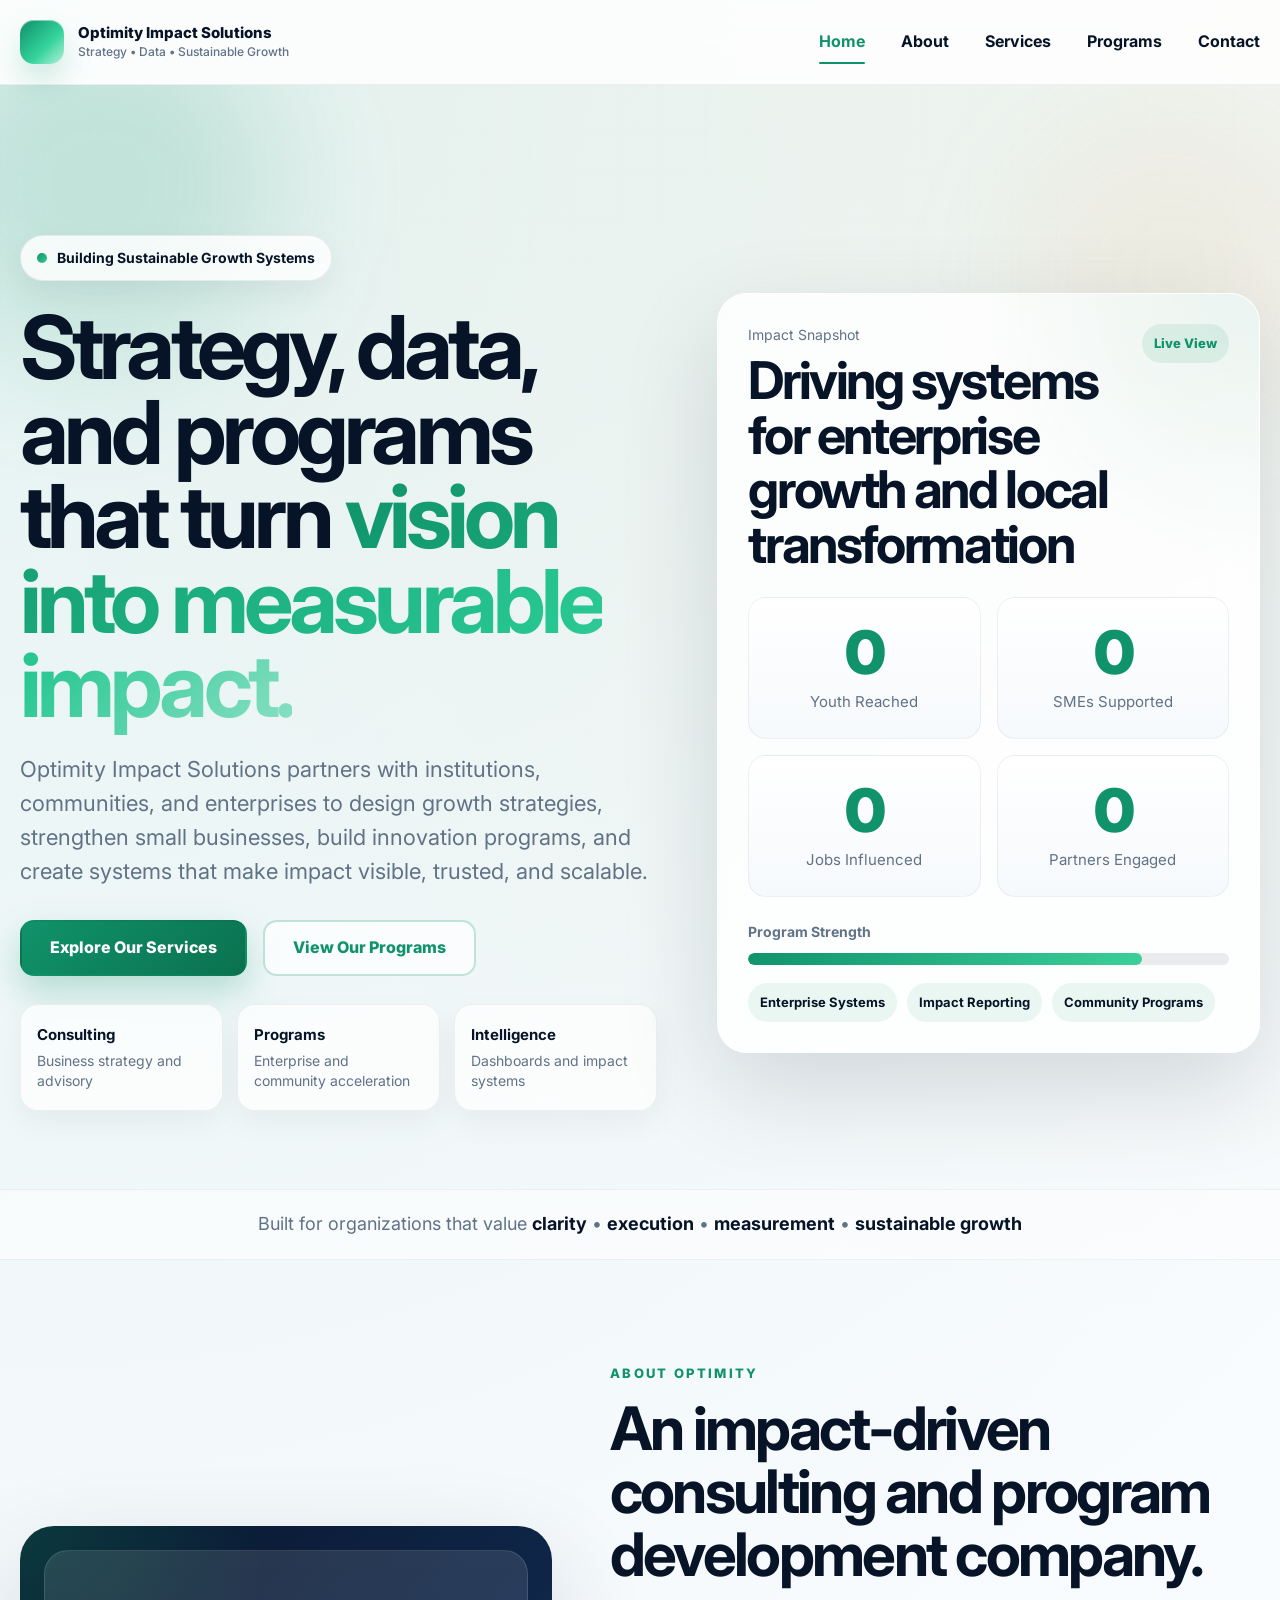
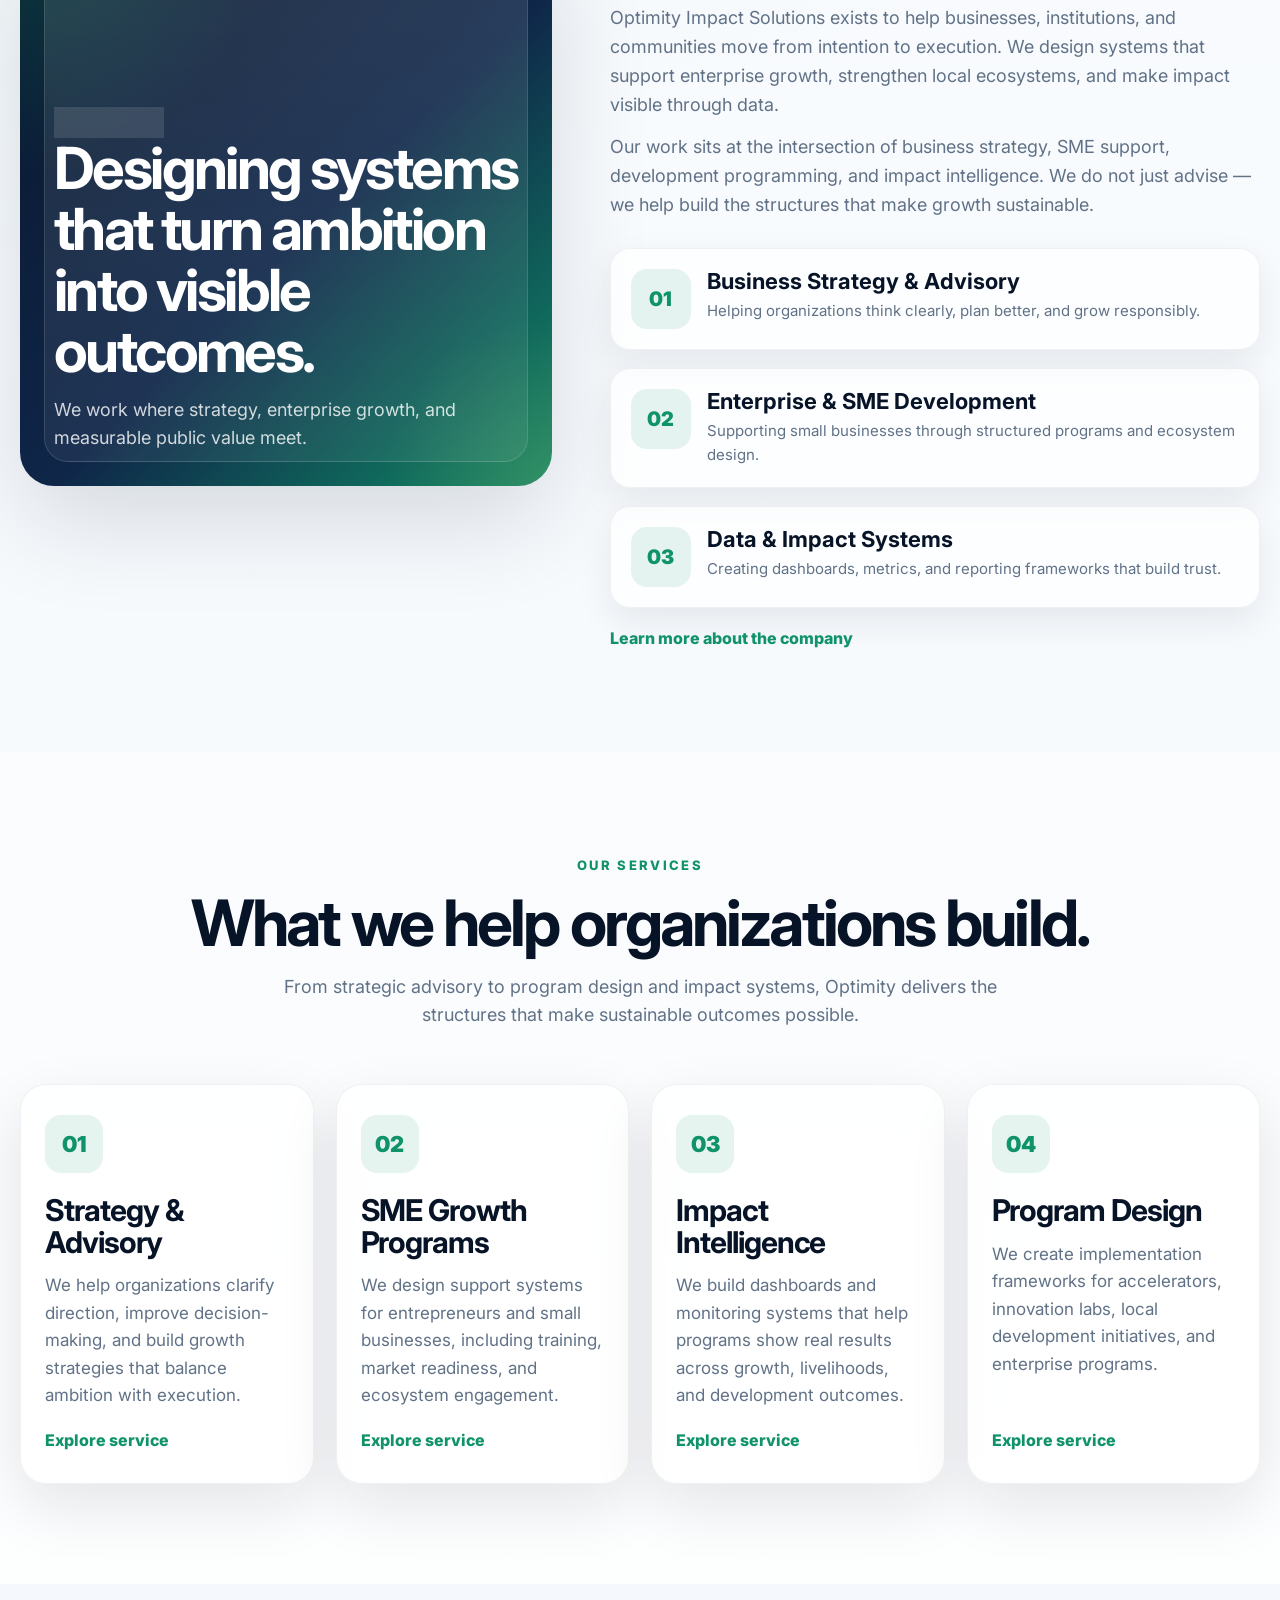
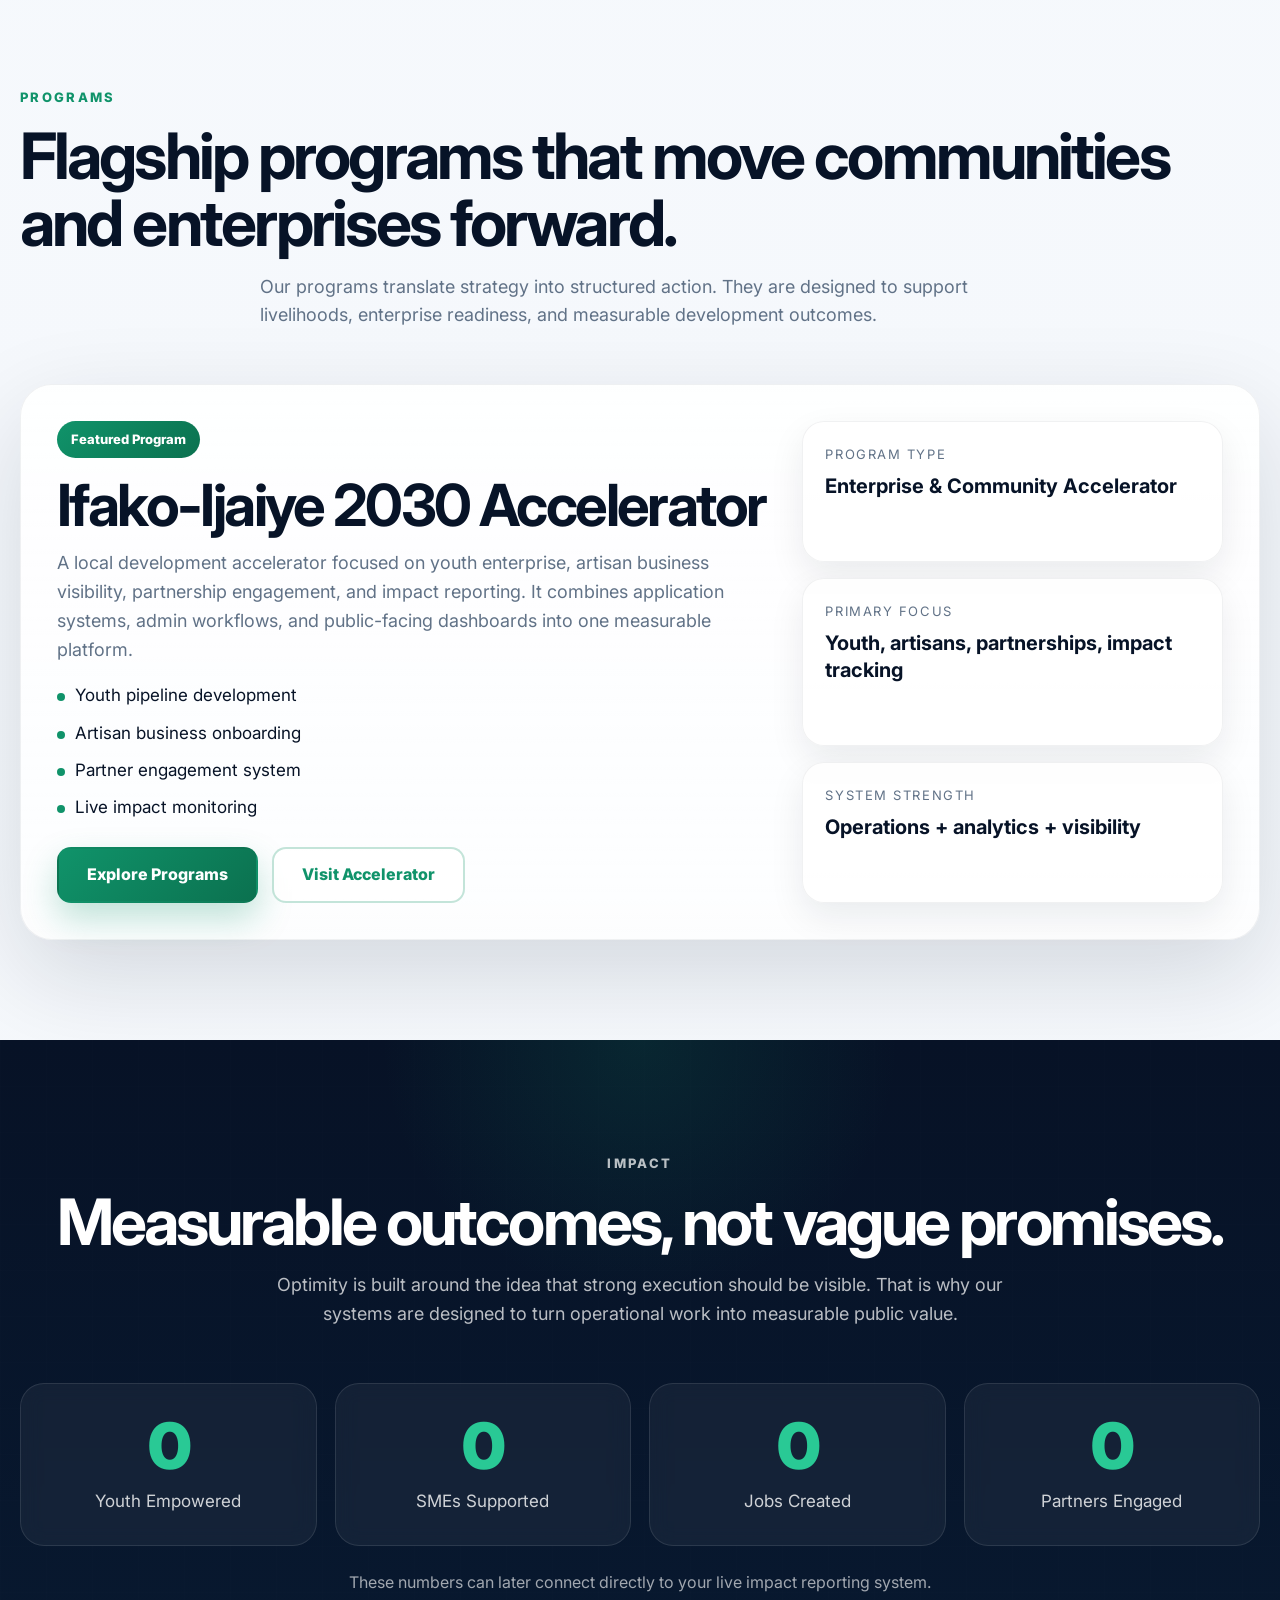
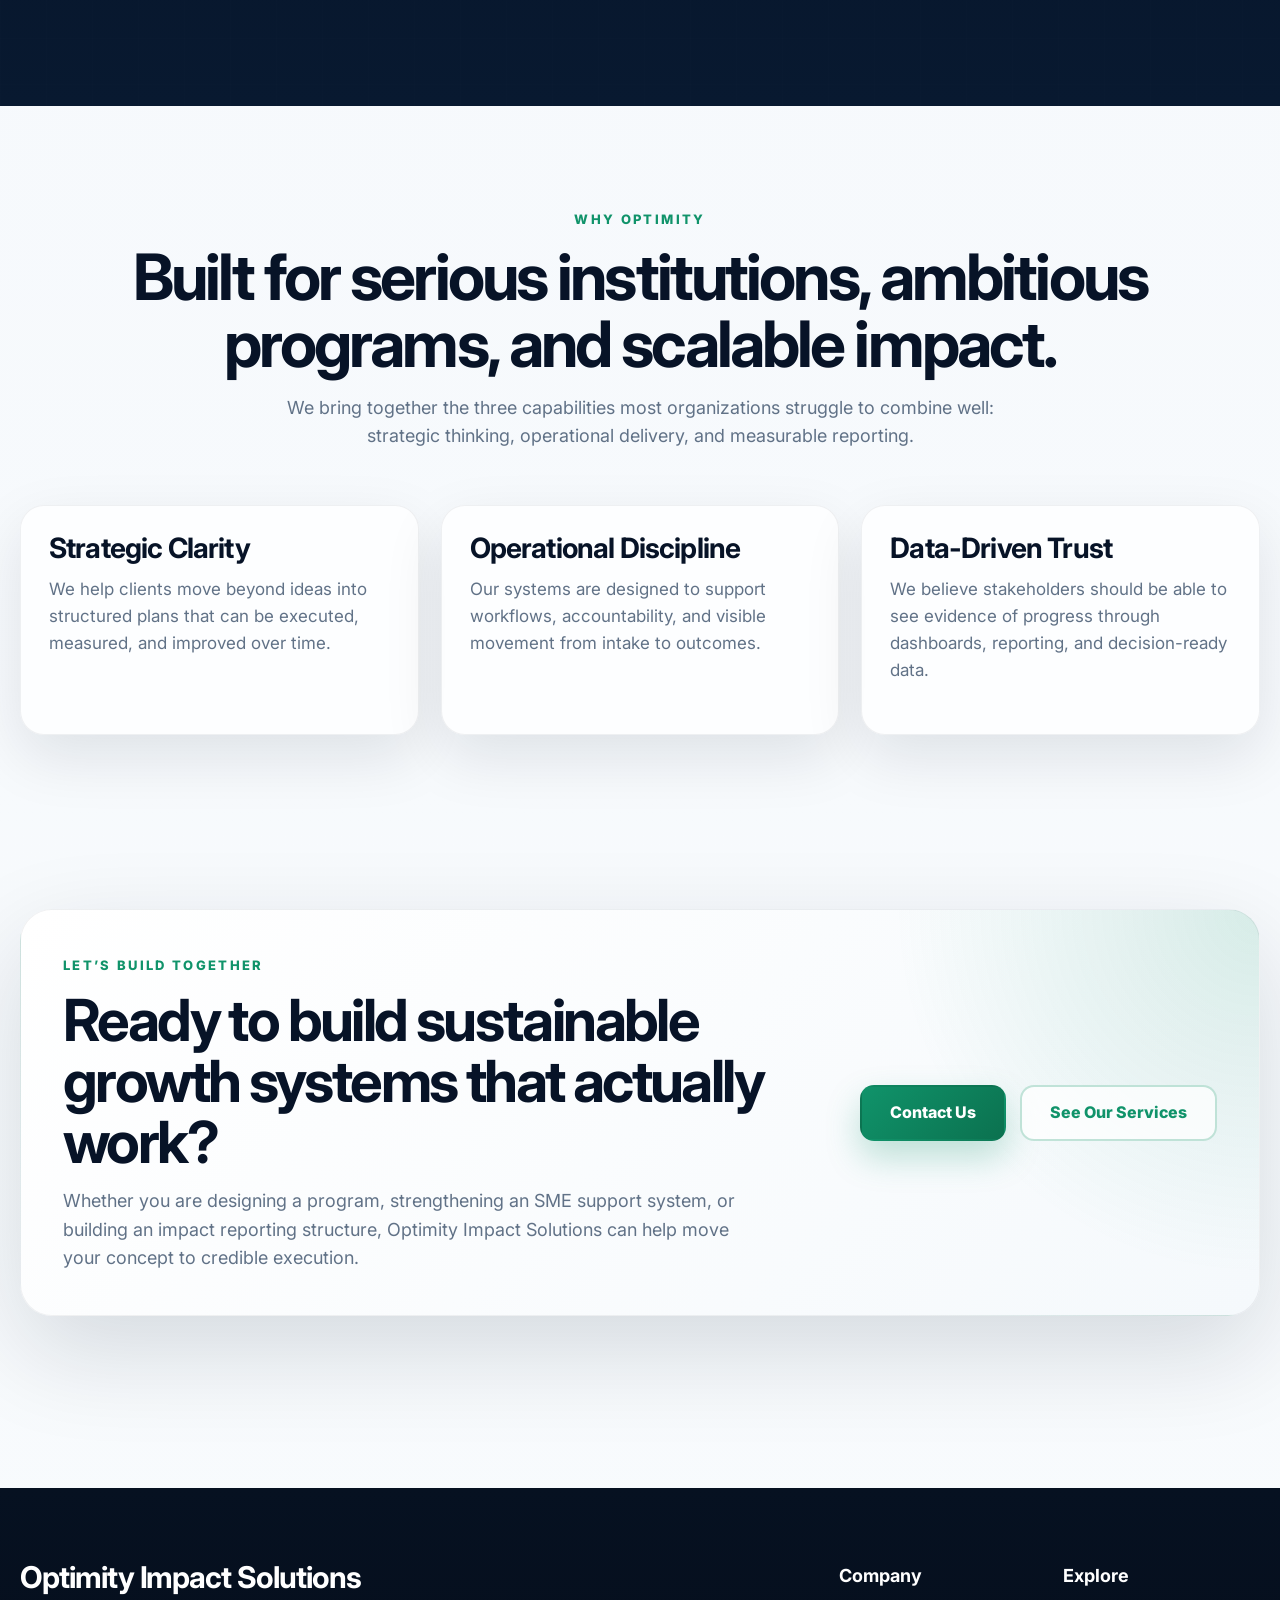
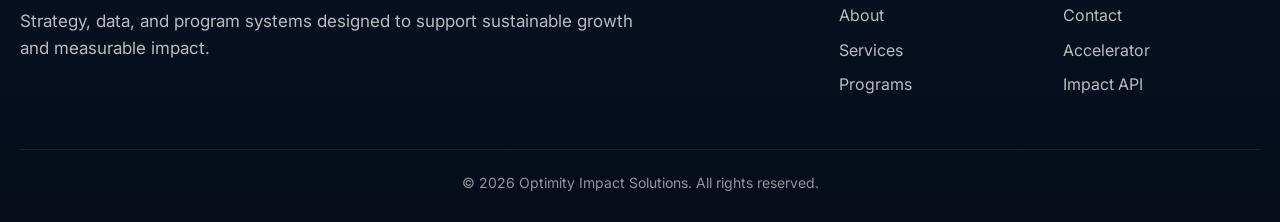
<file: index.html>
<!DOCTYPE html>
<html lang="en">
<head>
  <meta charset="UTF-8" />
  <meta name="viewport" content="width=device-width, initial-scale=1.0" />

  <title>Optimity Impact Solutions | Strategy, Data & Sustainable Growth</title>

  <meta
    name="description"
    content="Optimity Impact Solutions helps organizations, communities, and enterprises drive sustainable growth through strategy, SME development, impact intelligence, and innovation programs."
  />

  <link rel="preconnect" href="https://fonts.googleapis.com" />
  <link rel="preconnect" href="https://fonts.gstatic.com" crossorigin />
  <link
    href="https://fonts.googleapis.com/css2?family=Inter:wght@400;500;600;700;800;900&display=swap"
    rel="stylesheet"
  />

  <link rel="stylesheet" href="style.css" />
</head>
<body>
  <!-- =========================
  HEADER
  ========================== -->
  <header class="topbar">
    <div class="container nav">
      <a href="index.html" class="brand" aria-label="Optimity Impact Solutions home">
        <span class="brand-mark"></span>
        <span class="brand-text">
          Optimity Impact Solutions
          <small>Strategy • Data • Sustainable Growth</small>
        </span>
      </a>

      <nav class="nav-links" id="navLinks">
        <a href="index.html" class="active">Home</a>
        <a href="about.html">About</a>
        <a href="services.html">Services</a>
        <a href="programs.html">Programs</a>
        <a href="contact.html">Contact</a>
      </nav>

      <button class="mobile-toggle" id="mobileToggle" aria-label="Open menu">☰</button>
    </div>
  </header>

  <main>
    <!-- =========================
    HERO
    ========================== -->
    <section class="hero-v2">
      <div class="hero-noise"></div>
      <div class="hero-orb hero-orb-a"></div>
      <div class="hero-orb hero-orb-b"></div>

      <div class="container hero-v2-grid">
        <div class="hero-v2-copy reveal">
          <div class="eyebrow-pill">
            <span class="eyebrow-dot"></span>
            Building Sustainable Growth Systems
          </div>

          <h1>
            Strategy, data, and programs that turn
            <span class="text-accent">vision into measurable impact.</span>
          </h1>

          <p class="hero-v2-text">
            Optimity Impact Solutions partners with institutions, communities,
            and enterprises to design growth strategies, strengthen small
            businesses, build innovation programs, and create systems that make
            impact visible, trusted, and scalable.
          </p>

          <div class="hero-v2-actions">
            <a href="services.html" class="btn btn-primary">Explore Our Services</a>
            <a href="programs.html" class="btn btn-secondary">View Our Programs</a>
          </div>

          <div class="hero-v2-trust">
            <div class="trust-chip">
              <strong>Consulting</strong>
              <span>Business strategy and advisory</span>
            </div>
            <div class="trust-chip">
              <strong>Programs</strong>
              <span>Enterprise and community acceleration</span>
            </div>
            <div class="trust-chip">
              <strong>Intelligence</strong>
              <span>Dashboards and impact systems</span>
            </div>
          </div>
        </div>

        <div class="hero-v2-visual reveal">
          <div class="dashboard-shell">
            <div class="dashboard-top">
              <div>
                <span class="dashboard-kicker">Impact Snapshot</span>
                <h3>Driving systems for enterprise growth and local transformation</h3>
              </div>
              <div class="dashboard-status">Live View</div>
            </div>

            <div class="metric-grid">
  <div class="metric-card">
    <span id="heroImpactYouth" class="metric-value">0</span>
    <span class="metric-label">Youth Reached</span>
  </div>

  <div class="metric-card">
    <span id="heroImpactArtisans" class="metric-value">0</span>
    <span class="metric-label">SMEs Supported</span>
  </div>

  <div class="metric-card">
    <span id="heroImpactJobs" class="metric-value">0</span>
    <span class="metric-label">Jobs Influenced</span>
  </div>

  <div class="metric-card">
    <span id="heroImpactPartners" class="metric-value">0</span>
    <span class="metric-label">Partners Engaged</span>
  </div>
</div>

            <div class="dashboard-bottom">
              <div class="dashboard-bar-group">
                <span>Program Strength</span>
                <div class="dashboard-bar">
                  <span class="dashboard-bar-fill" style="width: 82%"></span>
                </div>
              </div>

              <div class="dashboard-mini-list">
                <span>Enterprise Systems</span>
                <span>Impact Reporting</span>
                <span>Community Programs</span>
              </div>
            </div>
          </div>
        </div>
      </div>
    </section>

    <!-- =========================
    VALUE STRIP
    ========================== -->
    <section class="value-strip">
      <div class="container value-strip-row reveal">
        <span>Built for organizations that value</span>
        <strong>clarity</strong>
        <span>•</span>
        <strong>execution</strong>
        <span>•</span>
        <strong>measurement</strong>
        <span>•</span>
        <strong>sustainable growth</strong>
      </div>
    </section>

    <!-- =========================
    ABOUT PREVIEW
    ========================== -->
    <section class="section">
      <div class="container editorial-grid">
        <div class="editorial-visual reveal">
          <div class="editorial-panel">
            <div class="panel-overlay"></div>
            <div class="panel-content">
              <span class="panel-badge">Who We Are</span>
              <h3>Designing systems that turn ambition into visible outcomes.</h3>
              <p>
                We work where strategy, enterprise growth, and measurable public
                value meet.
              </p>
            </div>
          </div>
        </div>

        <div class="editorial-copy reveal">
          <div class="section-tag">About Optimity</div>
          <h2>An impact-driven consulting and program development company.</h2>

          <p>
            Optimity Impact Solutions exists to help businesses, institutions,
            and communities move from intention to execution. We design systems
            that support enterprise growth, strengthen local ecosystems, and
            make impact visible through data.
          </p>

          <p>
            Our work sits at the intersection of business strategy, SME support,
            development programming, and impact intelligence. We do not just
            advise — we help build the structures that make growth sustainable.
          </p>

          <div class="feature-stack">
            <article class="feature-card">
              <div class="feature-card-icon">01</div>
              <div>
                <h3>Business Strategy & Advisory</h3>
                <p>Helping organizations think clearly, plan better, and grow responsibly.</p>
              </div>
            </article>

            <article class="feature-card">
              <div class="feature-card-icon">02</div>
              <div>
                <h3>Enterprise & SME Development</h3>
                <p>Supporting small businesses through structured programs and ecosystem design.</p>
              </div>
            </article>

            <article class="feature-card">
              <div class="feature-card-icon">03</div>
              <div>
                <h3>Data & Impact Systems</h3>
                <p>Creating dashboards, metrics, and reporting frameworks that build trust.</p>
              </div>
            </article>
          </div>

          <a href="about.html" class="text-link">Learn more about the company</a>
        </div>
      </div>
    </section>

    <!-- =========================
    SERVICES
    ========================== -->
    <section class="section section-soft">
      <div class="container">
        <div class="section-heading center reveal">
          <div class="section-tag">Our Services</div>
          <h2>What we help organizations build.</h2>
          <p>
            From strategic advisory to program design and impact systems,
            Optimity delivers the structures that make sustainable outcomes possible.
          </p>
        </div>

        <div class="premium-card-grid reveal">
          <article class="premium-service-card">
            <div class="premium-icon-badge">01</div>
            <h3>Strategy & Advisory</h3>
            <p>
              We help organizations clarify direction, improve decision-making,
              and build growth strategies that balance ambition with execution.
            </p>
            <a href="services.html" class="text-link">Explore service</a>
          </article>

          <article class="premium-service-card">
            <div class="premium-icon-badge">02</div>
            <h3>SME Growth Programs</h3>
            <p>
              We design support systems for entrepreneurs and small businesses,
              including training, market readiness, and ecosystem engagement.
            </p>
            <a href="services.html" class="text-link">Explore service</a>
          </article>

          <article class="premium-service-card">
            <div class="premium-icon-badge">03</div>
            <h3>Impact Intelligence</h3>
            <p>
              We build dashboards and monitoring systems that help programs show
              real results across growth, livelihoods, and development outcomes.
            </p>
            <a href="services.html" class="text-link">Explore service</a>
          </article>

          <article class="premium-service-card">
            <div class="premium-icon-badge">04</div>
            <h3>Program Design</h3>
            <p>
              We create implementation frameworks for accelerators, innovation
              labs, local development initiatives, and enterprise programs.
            </p>
            <a href="services.html" class="text-link">Explore service</a>
          </article>
        </div>
      </div>
    </section>

    <!-- =========================
    PROGRAM HIGHLIGHT
    ========================== -->
    <section class="section">
      <div class="container">
        <div class="section-heading reveal">
          <div class="section-tag">Programs</div>
          <h2>Flagship programs that move communities and enterprises forward.</h2>
          <p>
            Our programs translate strategy into structured action. They are
            designed to support livelihoods, enterprise readiness, and
            measurable development outcomes.
          </p>
        </div>

        <div class="program-showcase reveal">
          <div class="program-showcase-copy">
            <span class="program-label">Featured Program</span>
            <h3>Ifako-Ijaiye 2030 Accelerator</h3>
            <p>
              A local development accelerator focused on youth enterprise,
              artisan business visibility, partnership engagement, and impact
              reporting. It combines application systems, admin workflows, and
              public-facing dashboards into one measurable platform.
            </p>

            <div class="program-list">
              <span>Youth pipeline development</span>
              <span>Artisan business onboarding</span>
              <span>Partner engagement system</span>
              <span>Live impact monitoring</span>
            </div>

            <div class="program-cta-row">
              <a href="programs.html" class="btn btn-primary">Explore Programs</a>
              <a
                href="https://ifako-ijaiye-2030.netlify.app/"
                class="btn btn-secondary"
                target="_blank"
                rel="noopener noreferrer"
              >
                Visit Accelerator
              </a>
            </div>
          </div>

          <div class="program-showcase-side">
            <div class="info-tile">
              <span class="info-label">Program Type</span>
              <strong>Enterprise & Community Accelerator</strong>
            </div>

            <div class="info-tile">
              <span class="info-label">Primary Focus</span>
              <strong>Youth, artisans, partnerships, impact tracking</strong>
            </div>

            <div class="info-tile">
              <span class="info-label">System Strength</span>
              <strong>Operations + analytics + visibility</strong>
            </div>
          </div>
        </div>
      </div>
    </section>

    <!-- =========================
    IMPACT
    ========================== -->
    <section class="impact-band">
      <div class="impact-band-noise"></div>
      <div class="container">
        <div class="section-heading center reveal">
          <div class="section-tag light">Impact</div>
          <h2>Measurable outcomes, not vague promises.</h2>
          <p>
            Optimity is built around the idea that strong execution should be
            visible. That is why our systems are designed to turn operational
            work into measurable public value.
          </p>
        </div>

       <div class="impact-band-grid reveal">

  <div class="impact-band-card">
    <span id="impactYouth" class="impact-band-number">0</span>
    <span class="impact-band-label">Youth Empowered</span>
  </div>

  <div class="impact-band-card">
    <span id="impactArtisans" class="impact-band-number">0</span>
    <span class="impact-band-label">SMEs Supported</span>
  </div>

  <div class="impact-band-card">
    <span id="impactJobs" class="impact-band-number">0</span>
    <span class="impact-band-label">Jobs Created</span>
  </div>

  <div class="impact-band-card">
    <span id="impactPartners" class="impact-band-number">0</span>
    <span class="impact-band-label">Partners Engaged</span>
  </div>

</div>

        <p class="impact-footnote reveal">
          These numbers can later connect directly to your live impact reporting system.
        </p>
      </div>
    </section>

    <!-- =========================
    WHY OPTIMITY
    ========================== -->
    <section class="section">
      <div class="container">
        <div class="section-heading center reveal">
          <div class="section-tag">Why Optimity</div>
          <h2>Built for serious institutions, ambitious programs, and scalable impact.</h2>
          <p>
            We bring together the three capabilities most organizations struggle
            to combine well: strategic thinking, operational delivery, and
            measurable reporting.
          </p>
        </div>

        <div class="why-grid reveal">
          <article class="why-card">
            <h3>Strategic Clarity</h3>
            <p>
              We help clients move beyond ideas into structured plans that can be
              executed, measured, and improved over time.
            </p>
          </article>

          <article class="why-card">
            <h3>Operational Discipline</h3>
            <p>
              Our systems are designed to support workflows, accountability, and
              visible movement from intake to outcomes.
            </p>
          </article>

          <article class="why-card">
            <h3>Data-Driven Trust</h3>
            <p>
              We believe stakeholders should be able to see evidence of progress
              through dashboards, reporting, and decision-ready data.
            </p>
          </article>
        </div>
      </div>
    </section>

    <!-- =========================
    CTA
    ========================== -->
    <section class="section cta-v2-section">
      <div class="container reveal">
        <div class="cta-v2-shell">
          <div class="cta-v2-copy">
            <div class="section-tag">Let’s Build Together</div>
            <h2>Ready to build sustainable growth systems that actually work?</h2>
            <p>
              Whether you are designing a program, strengthening an SME support
              system, or building an impact reporting structure, Optimity Impact
              Solutions can help move your concept to credible execution.
            </p>
          </div>

          <div class="cta-v2-actions">
            <a href="contact.html" class="btn btn-primary">Contact Us</a>
            <a href="services.html" class="btn btn-secondary">See Our Services</a>
          </div>
        </div>
      </div>
    </section>
  </main>

  <!-- =========================
  FOOTER
  ========================== -->
  <footer class="footer-v2">
    <div class="container footer-v2-shell">
      <div class="footer-v2-brand">
        <strong>Optimity Impact Solutions</strong>
        <p>
          Strategy, data, and program systems designed to support sustainable
          growth and measurable impact.
        </p>
      </div>

      <div class="footer-v2-links">
        <div>
          <h4>Company</h4>
          <a href="about.html">About</a>
          <a href="services.html">Services</a>
          <a href="programs.html">Programs</a>
        </div>

        <div>
          <h4>Explore</h4>
          <a href="contact.html">Contact</a>
          <a href="https://ifako-ijaiye-2030.netlify.app/" target="_blank" rel="noopener noreferrer">Accelerator</a>
          <a href="https://ifako-ijaiye-2030.onrender.com/api/public/impact" target="_blank" rel="noopener noreferrer">Impact API</a>
        </div>
      </div>
    </div>

    <div class="container footer-v2-bottom">
      <span>©️ 2026 Optimity Impact Solutions. All rights reserved.</span>
    </div>
  </footer>

  <script src="script.js"></script>
</body>
</html>
</file>
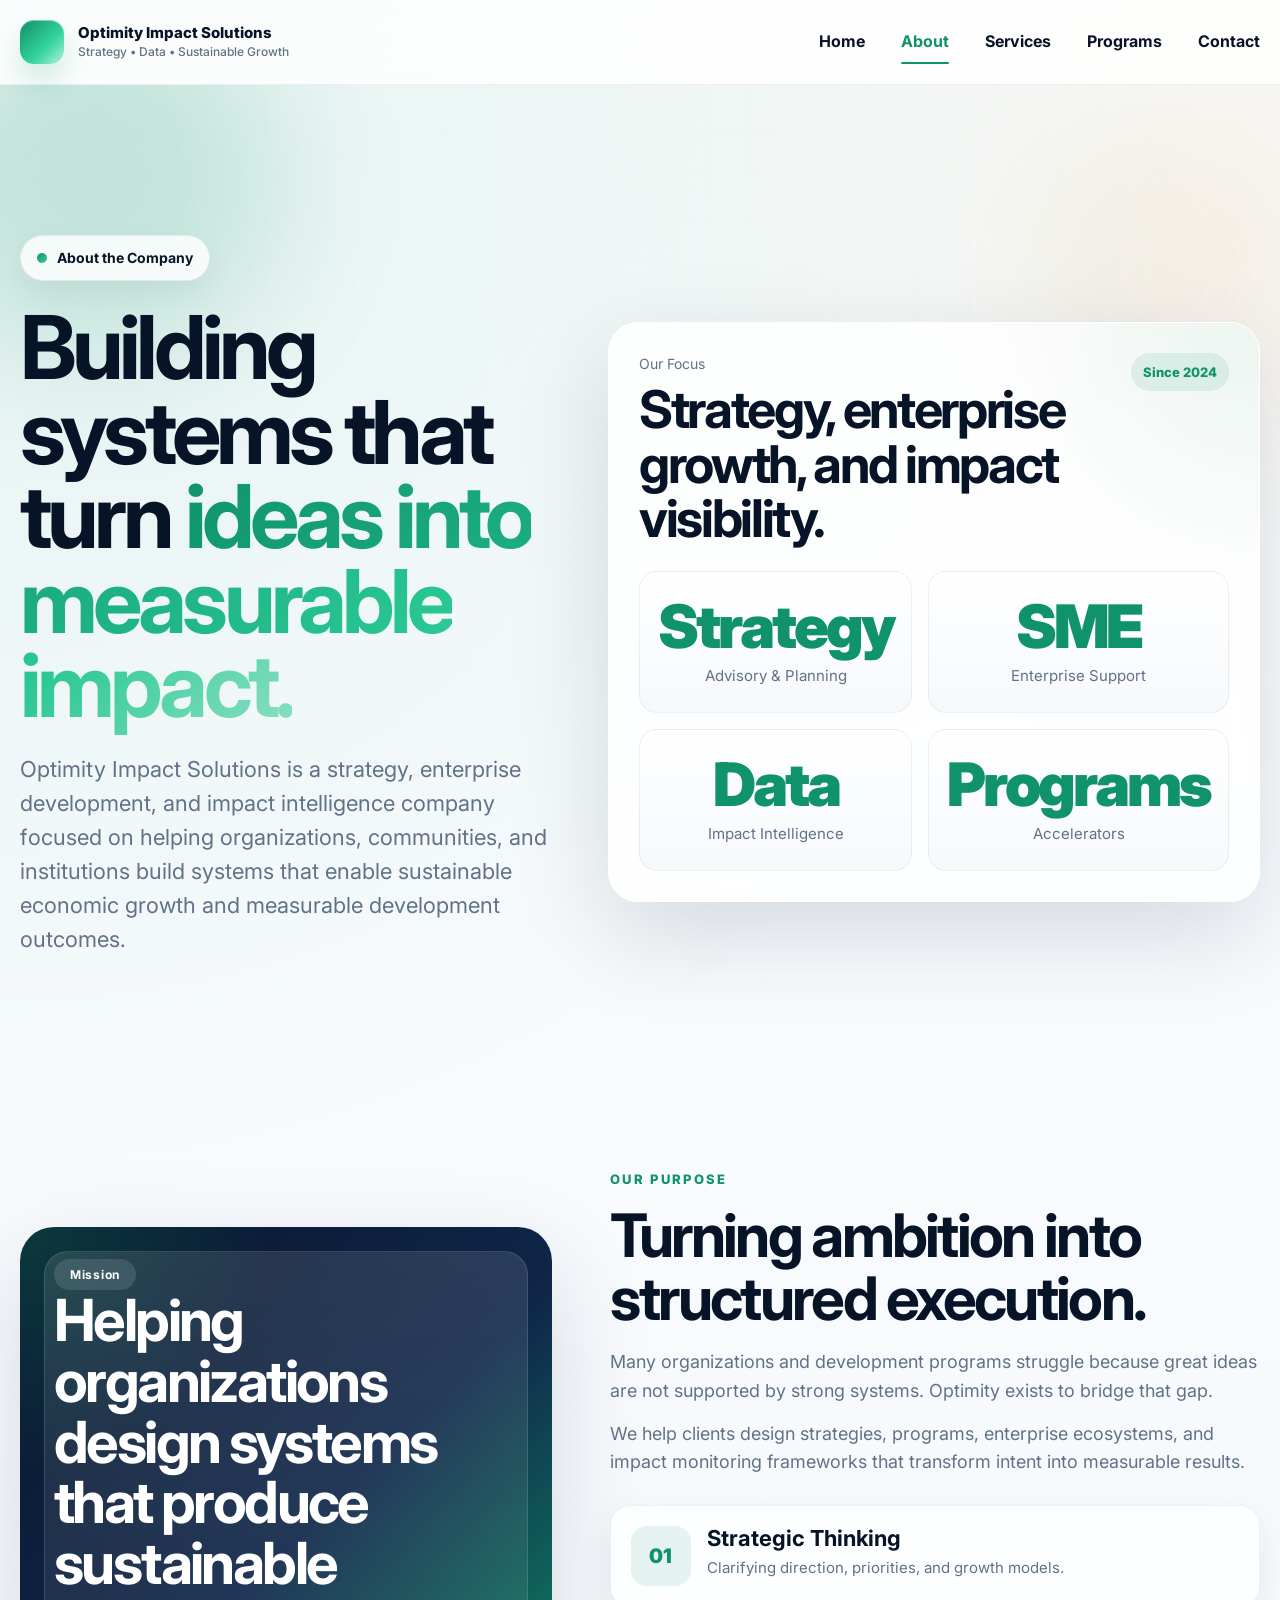
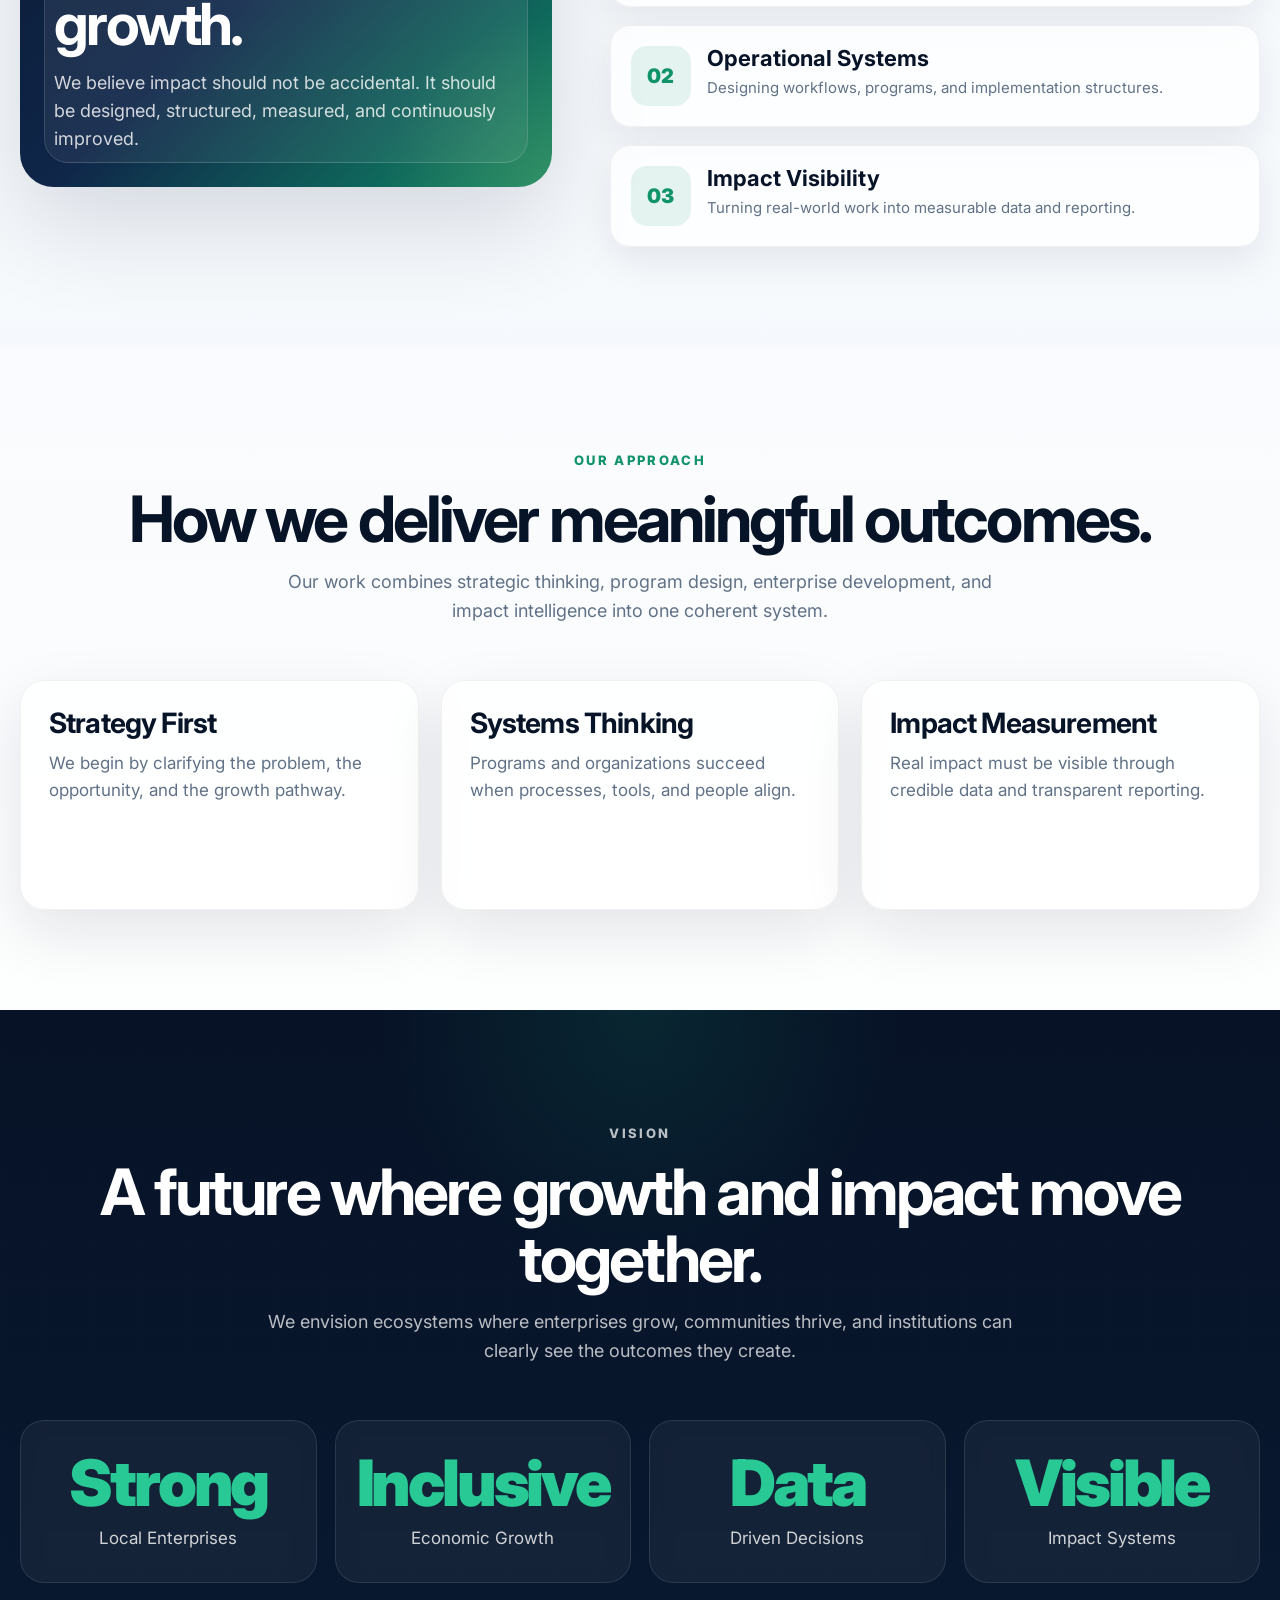
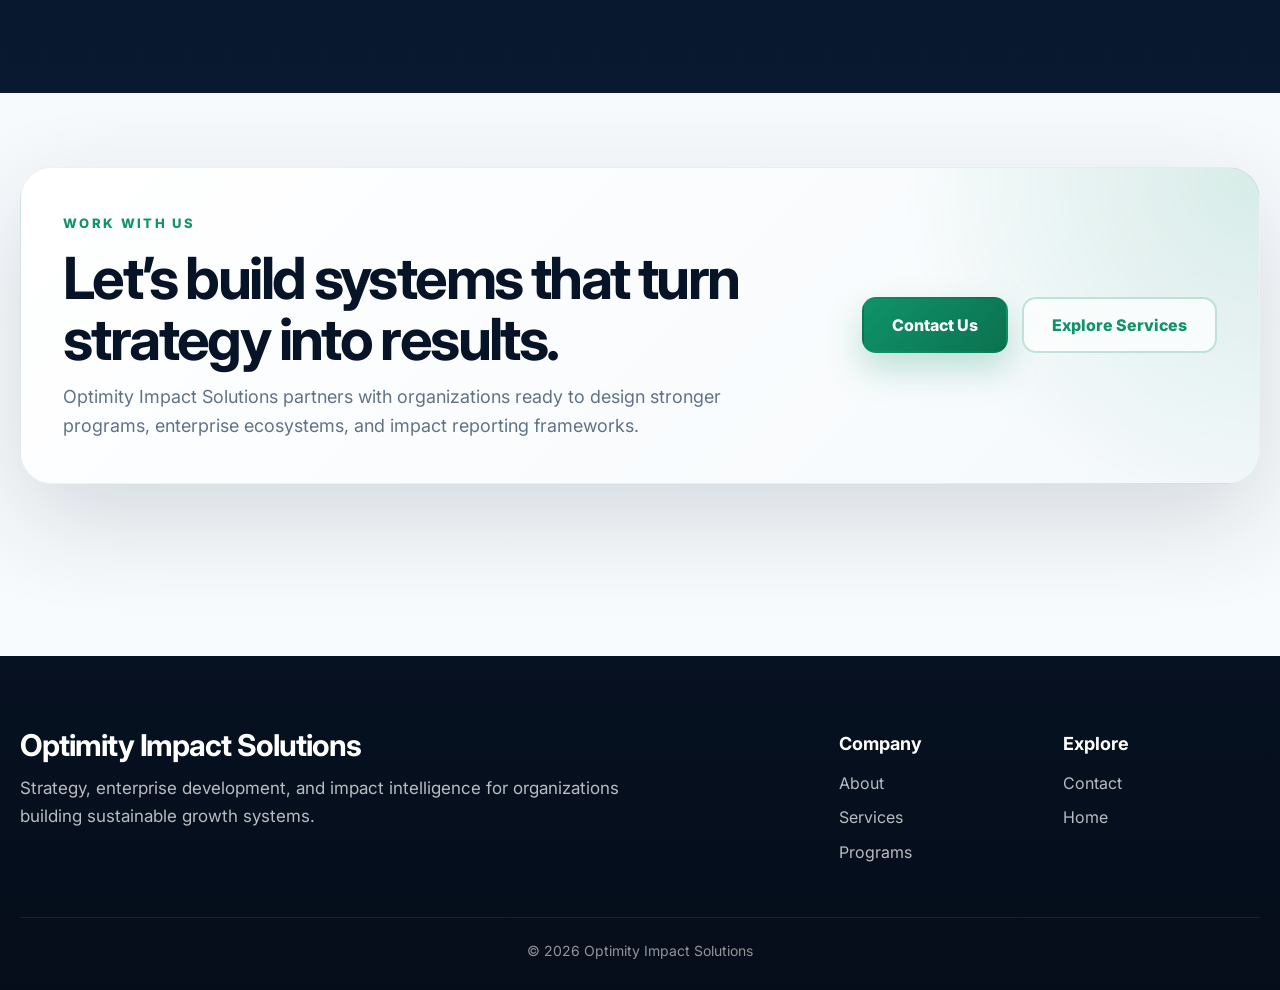
<file: about.html>
<!DOCTYPE html>
<html lang="en">
<head>
<meta charset="UTF-8">
<meta name="viewport" content="width=device-width, initial-scale=1.0">

<title>About | Optimity Impact Solutions</title>

<link rel="preconnect" href="https://fonts.googleapis.com">
<link rel="preconnect" href="https://fonts.gstatic.com" crossorigin>

<link href="https://fonts.googleapis.com/css2?family=Inter:wght@400;500;600;700;800;900&display=swap" rel="stylesheet">

<link rel="stylesheet" href="style.css">

</head>
<body>

<!-- =========================
HEADER
========================= -->

<header class="topbar">
<div class="container nav">

<a href="index.html" class="brand">
<span class="brand-mark"></span>

<span class="brand-text">
Optimity Impact Solutions
<small>Strategy • Data • Sustainable Growth</small>
</span>
</a>

<nav class="nav-links" id="navLinks">
<a href="index.html">Home</a>
<a href="about.html" class="active">About</a>
<a href="services.html">Services</a>
<a href="programs.html">Programs</a>
<a href="contact.html">Contact</a>
</nav>

<button class="mobile-toggle" id="mobileToggle">☰</button>

</div>
</header>

<main>

<!-- =========================
ABOUT HERO
========================= -->

<section class="hero-v2">

<div class="hero-noise"></div>
<div class="hero-orb hero-orb-a"></div>
<div class="hero-orb hero-orb-b"></div>

<div class="container hero-v2-grid">

<div class="hero-v2-copy reveal">

<div class="eyebrow-pill">
<span class="eyebrow-dot"></span>
About the Company
</div>

<h1>
Building systems that turn
<span class="text-accent">ideas into measurable impact.</span>
</h1>

<p class="hero-v2-text">

Optimity Impact Solutions is a strategy, enterprise development,
and impact intelligence company focused on helping organizations,
communities, and institutions build systems that enable sustainable
economic growth and measurable development outcomes.

</p>

</div>

<div class="hero-v2-visual reveal">

<div class="dashboard-shell">

<div class="dashboard-top">

<div>
<span class="dashboard-kicker">Our Focus</span>
<h3>Strategy, enterprise growth, and impact visibility.</h3>
</div>

<div class="dashboard-status">Since 2024</div>

</div>

<div class="metric-grid">

<div class="metric-card">
<span class="metric-value">Strategy</span>
<span class="metric-label">Advisory & Planning</span>
</div>

<div class="metric-card">
<span class="metric-value">SME</span>
<span class="metric-label">Enterprise Support</span>
</div>

<div class="metric-card">
<span class="metric-value">Data</span>
<span class="metric-label">Impact Intelligence</span>
</div>

<div class="metric-card">
<span class="metric-value">Programs</span>
<span class="metric-label">Accelerators</span>
</div>

</div>

</div>

</div>

</div>

</section>

<!-- =========================
MISSION
========================= -->

<section class="section">

<div class="container editorial-grid">

<div class="editorial-visual reveal">

<div class="editorial-panel">

<div class="panel-overlay"></div>

<div class="panel-content">

<span class="panel-badge">Mission</span>

<h3>Helping organizations design systems that produce sustainable growth.</h3>

<p>

We believe impact should not be accidental. It should be
designed, structured, measured, and continuously improved.

</p>

</div>

</div>

</div>

<div class="editorial-copy reveal">

<div class="section-tag">Our Purpose</div>

<h2>Turning ambition into structured execution.</h2>

<p>

Many organizations and development programs struggle because
great ideas are not supported by strong systems. Optimity exists
to bridge that gap.

</p>

<p>

We help clients design strategies, programs, enterprise
ecosystems, and impact monitoring frameworks that transform
intent into measurable results.

</p>

<div class="feature-stack">

<article class="feature-card">
<div class="feature-card-icon">01</div>

<div>
<h3>Strategic Thinking</h3>
<p>Clarifying direction, priorities, and growth models.</p>
</div>

</article>

<article class="feature-card">
<div class="feature-card-icon">02</div>

<div>
<h3>Operational Systems</h3>
<p>Designing workflows, programs, and implementation structures.</p>
</div>

</article>

<article class="feature-card">
<div class="feature-card-icon">03</div>

<div>
<h3>Impact Visibility</h3>
<p>Turning real-world work into measurable data and reporting.</p>
</div>

</article>

</div>

</div>

</div>

</section>

<!-- =========================
APPROACH
========================= -->

<section class="section section-soft">

<div class="container">

<div class="section-heading center reveal">

<div class="section-tag">Our Approach</div>

<h2>How we deliver meaningful outcomes.</h2>

<p>

Our work combines strategic thinking, program design,
enterprise development, and impact intelligence into one
coherent system.

</p>

</div>

<div class="why-grid reveal">

<article class="why-card">

<h3>Strategy First</h3>

<p>

We begin by clarifying the problem, the opportunity,
and the growth pathway.

</p>

</article>

<article class="why-card">

<h3>Systems Thinking</h3>

<p>

Programs and organizations succeed when processes,
tools, and people align.

</p>

</article>

<article class="why-card">

<h3>Impact Measurement</h3>

<p>

Real impact must be visible through credible data
and transparent reporting.

</p>

</article>

</div>

</div>

</section>

<!-- =========================
VISION
========================= -->

<section class="impact-band">

<div class="impact-band-noise"></div>

<div class="container">

<div class="section-heading center reveal">

<div class="section-tag light">Vision</div>

<h2>A future where growth and impact move together.</h2>

<p>

We envision ecosystems where enterprises grow,
communities thrive, and institutions can clearly
see the outcomes they create.

</p>

</div>

<div class="impact-band-grid reveal">

<div class="impact-band-card">
<span class="impact-band-number">Strong</span>
<span class="impact-band-label">Local Enterprises</span>
</div>

<div class="impact-band-card">
<span class="impact-band-number">Inclusive</span>
<span class="impact-band-label">Economic Growth</span>
</div>

<div class="impact-band-card">
<span class="impact-band-number">Data</span>
<span class="impact-band-label">Driven Decisions</span>
</div>

<div class="impact-band-card">
<span class="impact-band-number">Visible</span>
<span class="impact-band-label">Impact Systems</span>
</div>

</div>

</div>

</section>

<!-- =========================
CTA
========================= -->

<section class="section cta-v2-section">

<div class="container reveal">

<div class="cta-v2-shell">

<div class="cta-v2-copy">

<div class="section-tag">Work With Us</div>

<h2>Let’s build systems that turn strategy into results.</h2>

<p>

Optimity Impact Solutions partners with organizations
ready to design stronger programs, enterprise ecosystems,
and impact reporting frameworks.

</p>

</div>

<div class="cta-v2-actions">

<a href="contact.html" class="btn btn-primary">Contact Us</a>

<a href="services.html" class="btn btn-secondary">Explore Services</a>

</div>

</div>

</div>

</section>

</main>

<!-- =========================
FOOTER
========================= -->

<footer class="footer-v2">

<div class="container footer-v2-shell">

<div class="footer-v2-brand">

<strong>Optimity Impact Solutions</strong>

<p>

Strategy, enterprise development, and impact intelligence
for organizations building sustainable growth systems.

</p>

</div>

<div class="footer-v2-links">

<div>

<h4>Company</h4>

<a href="about.html">About</a>
<a href="services.html">Services</a>
<a href="programs.html">Programs</a>

</div>

<div>

<h4>Explore</h4>

<a href="contact.html">Contact</a>
<a href="index.html">Home</a>

</div>

</div>

</div>

<div class="container footer-v2-bottom">

<span>©️ 2026 Optimity Impact Solutions</span>

</div>

</footer>

<script src="script.js"></script>

</body>
</html>
</file>
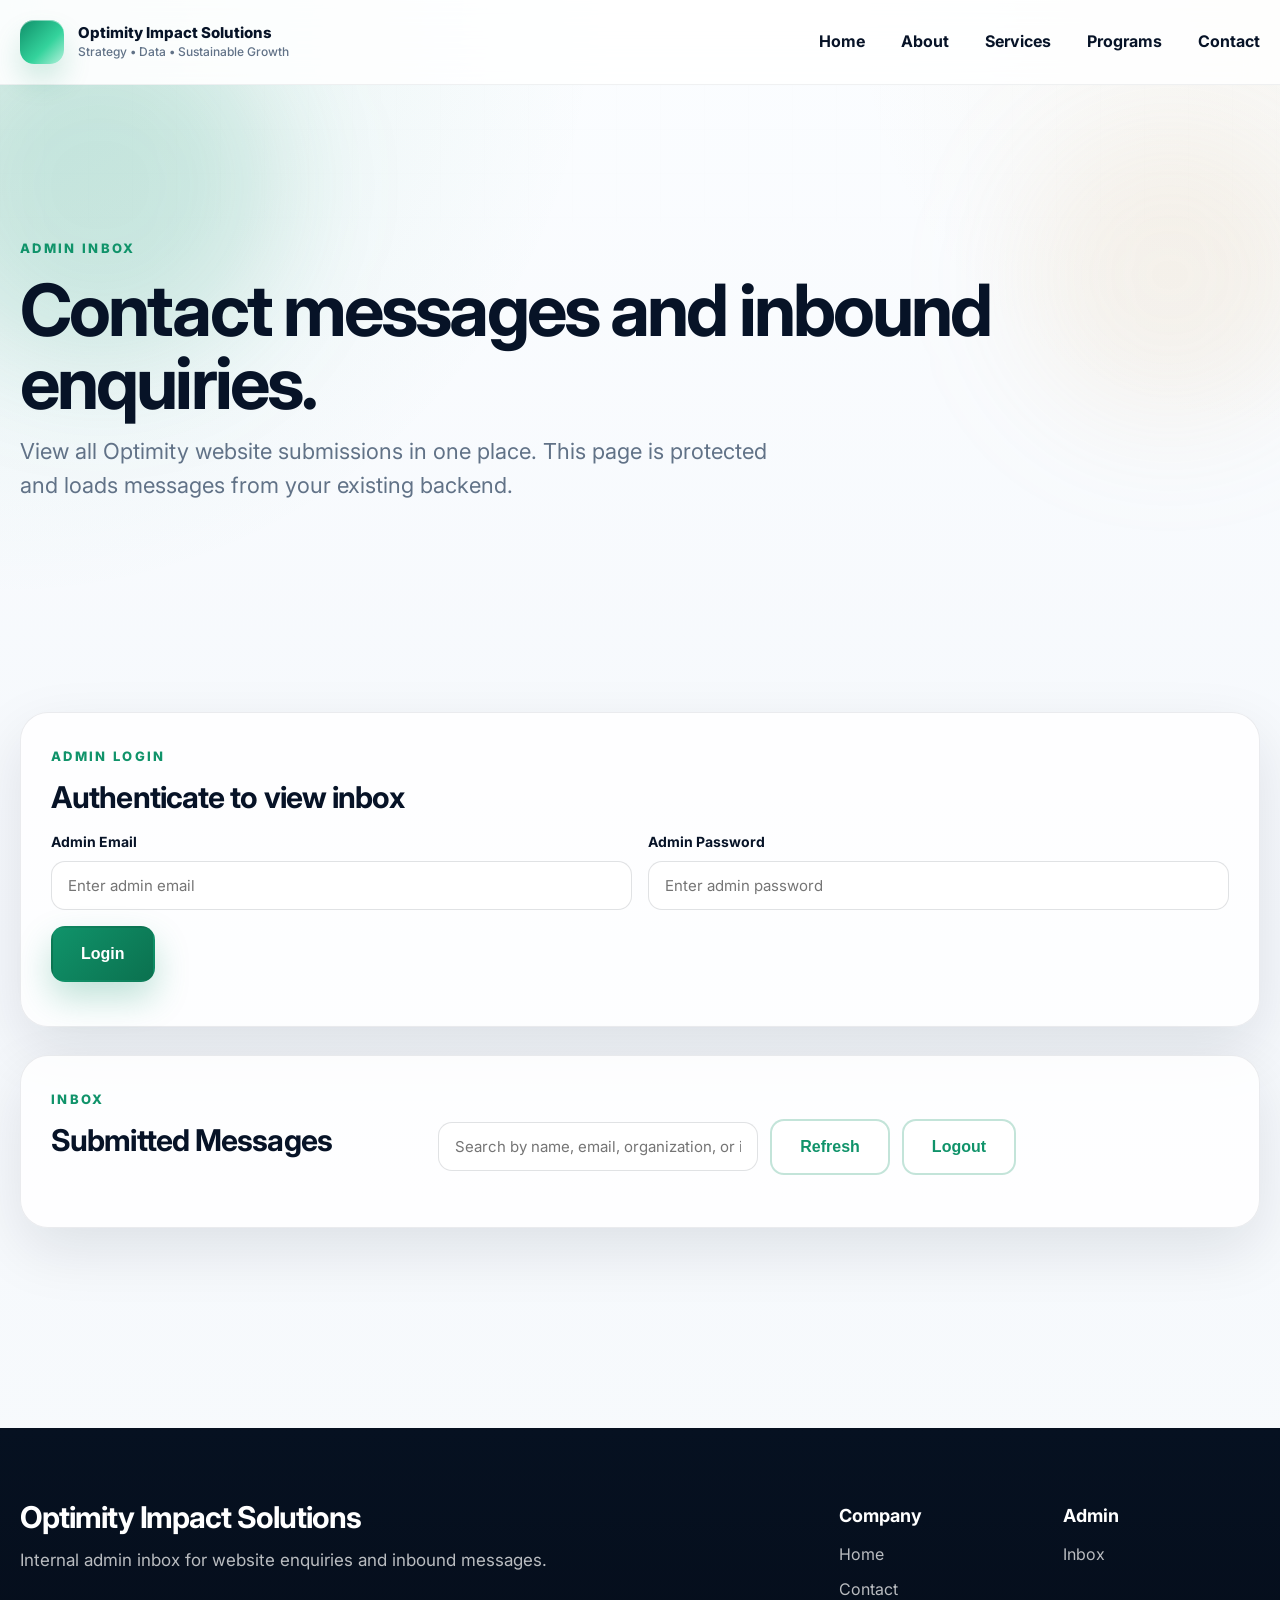
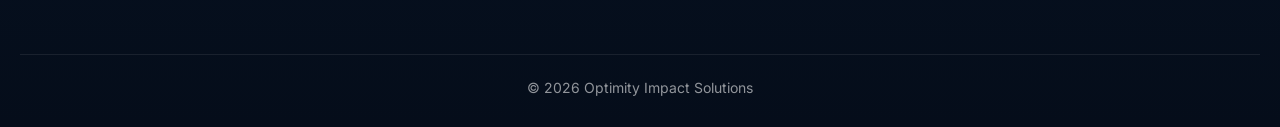
<file: admin-inbox.html>
<!DOCTYPE html>
<html lang="en">
<head>
  <meta charset="UTF-8" />
  <meta name="viewport" content="width=device-width, initial-scale=1.0" />
  <title>Admin Inbox | Optimity Impact Solutions</title>

  <link rel="preconnect" href="https://fonts.googleapis.com" />
  <link rel="preconnect" href="https://fonts.gstatic.com" crossorigin />

  <link
    href="https://fonts.googleapis.com/css2?family=Inter:wght@400;500;600;700;800;900&display=swap"
    rel="stylesheet"
  />

  <link rel="stylesheet" href="style.css" />
</head>
<body>
  <header class="topbar">
    <div class="container nav">
      <a href="index.html" class="brand">
        <span class="brand-mark"></span>
        <span class="brand-text">
          Optimity Impact Solutions
          <small>Strategy • Data • Sustainable Growth</small>
        </span>
      </a>

      <nav class="nav-links" id="navLinks">
        <a href="index.html">Home</a>
        <a href="about.html">About</a>
        <a href="services.html">Services</a>
        <a href="programs.html">Programs</a>
        <a href="contact.html">Contact</a>
      </nav>

      <button class="mobile-toggle" id="mobileToggle" aria-label="Open menu">☰</button>
    </div>
  </header>

  <main>
    <section class="hero-v2">
      <div class="hero-noise"></div>
      <div class="hero-orb hero-orb-a"></div>
      <div class="hero-orb hero-orb-b"></div>

      <div class="container reveal">
        <div class="section-tag">Admin Inbox</div>
        <h1 style="font-size: clamp(40px, 6vw, 72px); line-height: 1.02; letter-spacing: -0.04em; margin-bottom: 14px;">
          Contact messages and inbound enquiries.
        </h1>
        <p class="hero-v2-text" style="max-width: 760px;">
          View all Optimity website submissions in one place. This page is protected and loads messages from your existing backend.
        </p>
      </div>
    </section>

    <section class="section">
      <div class="container">
        <div class="admin-login-card reveal">
          <div class="section-tag">Admin Login</div>
          <h2>Authenticate to view inbox</h2>

          <form id="adminLoginForm" class="admin-login-form">
            <div class="form-grid-v2">
              <div class="form-group-admin">
                <label for="adminEmail">Admin Email</label>
                <input type="email" id="adminEmail" placeholder="Enter admin email" required />
              </div>

              <div class="form-group-admin">
                <label for="adminPassword">Admin Password</label>
                <input type="password" id="adminPassword" placeholder="Enter admin password" required />
              </div>
            </div>

            <button type="submit" class="btn btn-primary">Login</button>
            <p id="adminLoginNotice" class="admin-notice"></p>
          </form>
        </div>

        <div class="admin-inbox-shell reveal">
          <div class="admin-inbox-header">
            <div>
              <div class="section-tag">Inbox</div>
              <h2>Submitted Messages</h2>
            </div>

            <div class="admin-inbox-tools">
  <input
    type="text"
    id="messageSearch"
    class="admin-search-input"
    placeholder="Search by name, email, organization, or interest"
  />
  <button id="refreshMessagesBtn" class="btn btn-secondary" type="button">Refresh</button>
  <button id="logoutBtn" class="btn btn-secondary" type="button">Logout</button>
</div>

          <div id="adminInboxNotice" class="admin-notice"></div>
          <div id="messagesList" class="messages-list"></div>
        </div>
      </div>
    </section>
  </main>

  <footer class="footer-v2">
    <div class="container footer-v2-shell">
      <div class="footer-v2-brand">
        <strong>Optimity Impact Solutions</strong>
        <p>Internal admin inbox for website enquiries and inbound messages.</p>
      </div>

      <div class="footer-v2-links">
        <div>
          <h4>Company</h4>
          <a href="index.html">Home</a>
          <a href="contact.html">Contact</a>
        </div>

        <div>
          <h4>Admin</h4>
          <a href="admin-inbox.html">Inbox</a>
        </div>
      </div>
    </div>

    <div class="container footer-v2-bottom">
      <span>©️ 2026 Optimity Impact Solutions</span>
    </div>
  </footer>

  <script src="script.js"></script>
</body>
</html>
</file>
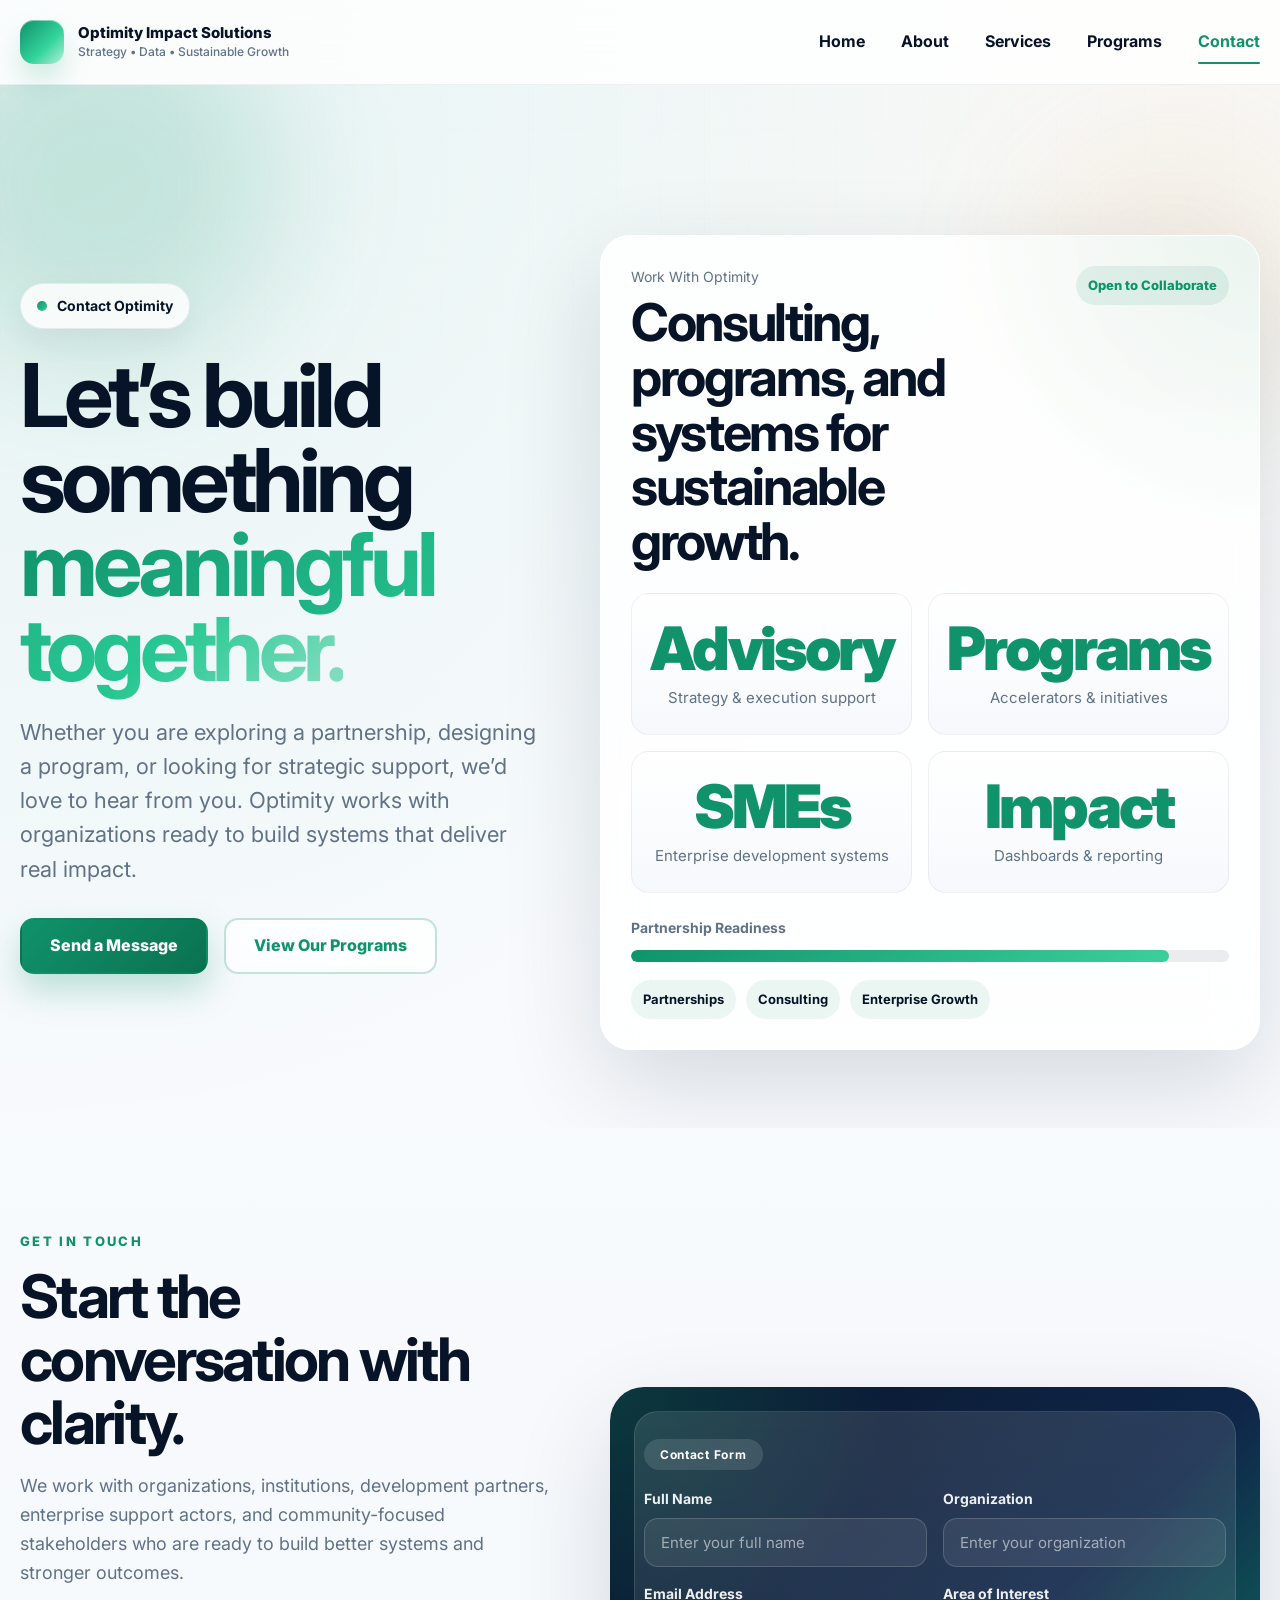
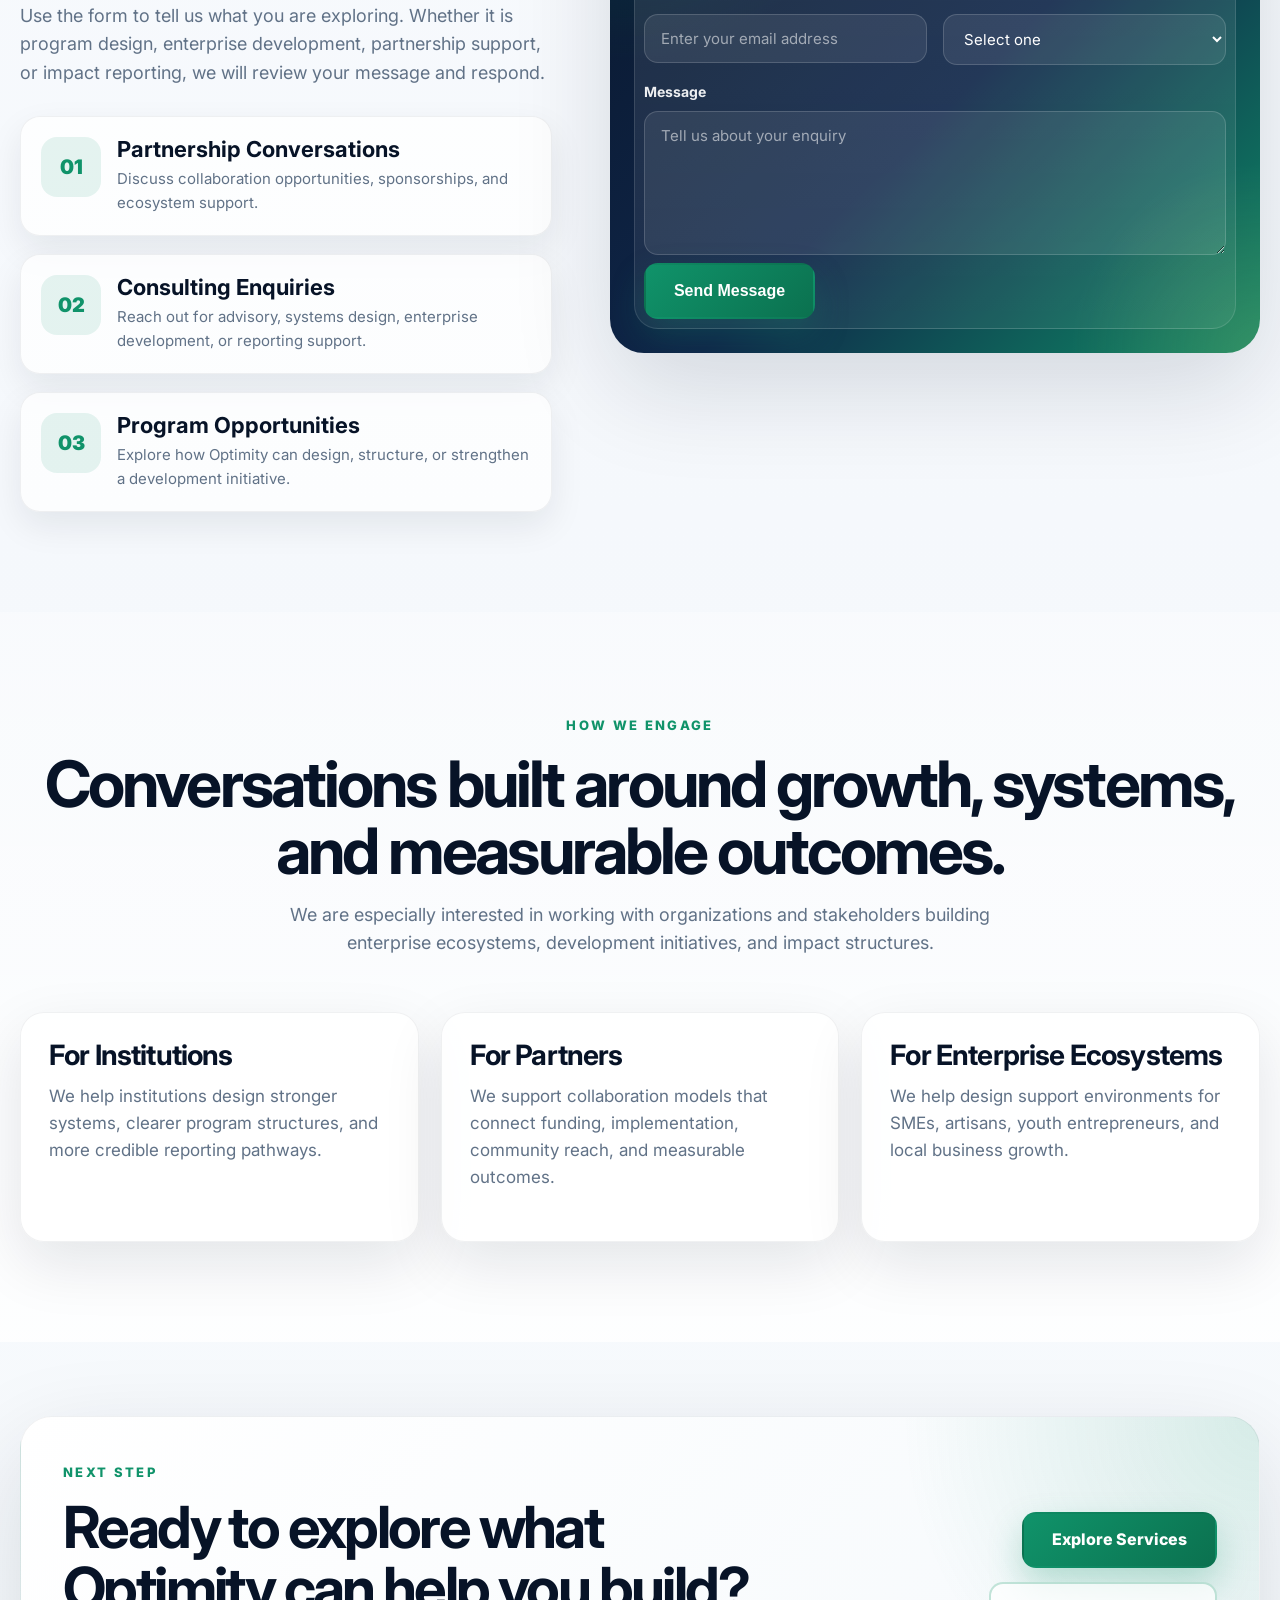
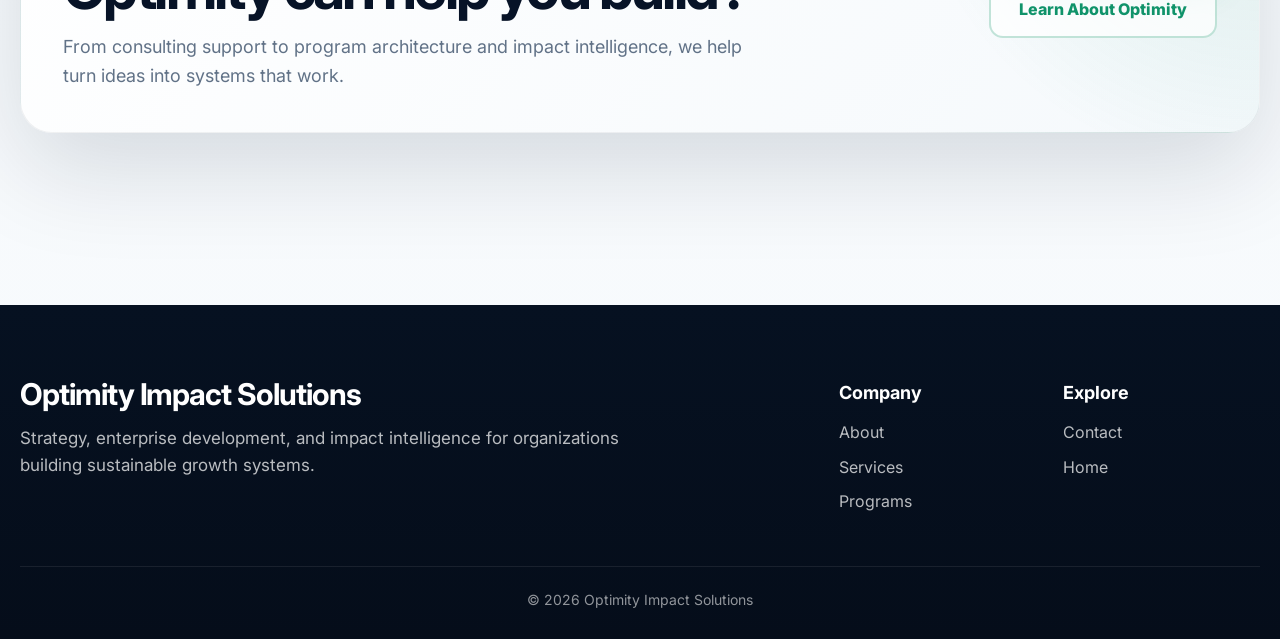
<file: contact.html>
<!DOCTYPE html>
<html lang="en">
<head>
  <meta charset="UTF-8" />
  <meta name="viewport" content="width=device-width, initial-scale=1.0" />

  <title>Contact | Optimity Impact Solutions</title>

  <link rel="preconnect" href="https://fonts.googleapis.com" />
  <link rel="preconnect" href="https://fonts.gstatic.com" crossorigin />

  <link
    href="https://fonts.googleapis.com/css2?family=Inter:wght@400;500;600;700;800;900&display=swap"
    rel="stylesheet"
  />

  <link rel="stylesheet" href="style.css" />
</head>
<body>
  <!-- =========================
  HEADER
  ========================== -->
  <header class="topbar">
    <div class="container nav">
      <a href="index.html" class="brand">
        <span class="brand-mark"></span>
        <span class="brand-text">
          Optimity Impact Solutions
          <small>Strategy • Data • Sustainable Growth</small>
        </span>
      </a>

      <nav class="nav-links" id="navLinks">
        <a href="index.html">Home</a>
        <a href="about.html">About</a>
        <a href="services.html">Services</a>
        <a href="programs.html">Programs</a>
        <a href="contact.html" class="active">Contact</a>
      </nav>

      <button class="mobile-toggle" id="mobileToggle">☰</button>
    </div>
  </header>

  <main>
    <!-- =========================
    HERO
    ========================== -->
    <section class="hero-v2">
      <div class="hero-noise"></div>
      <div class="hero-orb hero-orb-a"></div>
      <div class="hero-orb hero-orb-b"></div>

      <div class="container hero-v2-grid">
        <div class="hero-v2-copy reveal">
          <div class="eyebrow-pill">
            <span class="eyebrow-dot"></span>
            Contact Optimity
          </div>

          <h1>
            Let’s build something
            <span class="text-accent">meaningful together.</span>
          </h1>

          <p class="hero-v2-text">
            Whether you are exploring a partnership, designing a program, or
            looking for strategic support, we’d love to hear from you. Optimity
            works with organizations ready to build systems that deliver real impact.
          </p>

          <div class="hero-v2-actions">
            <a href="#contact-form-section" class="btn btn-primary">Send a Message</a>
            <a href="programs.html" class="btn btn-secondary">View Our Programs</a>
          </div>
        </div>

        <div class="hero-v2-visual reveal">
          <div class="dashboard-shell">
            <div class="dashboard-top">
              <div>
                <span class="dashboard-kicker">Work With Optimity</span>
                <h3>Consulting, programs, and systems for sustainable growth.</h3>
              </div>
              <div class="dashboard-status">Open to Collaborate</div>
            </div>

            <div class="metric-grid">
              <div class="metric-card">
                <span class="metric-value">Advisory</span>
                <span class="metric-label">Strategy & execution support</span>
              </div>

              <div class="metric-card">
                <span class="metric-value">Programs</span>
                <span class="metric-label">Accelerators & initiatives</span>
              </div>

              <div class="metric-card">
                <span class="metric-value">SMEs</span>
                <span class="metric-label">Enterprise development systems</span>
              </div>

              <div class="metric-card">
                <span class="metric-value">Impact</span>
                <span class="metric-label">Dashboards & reporting</span>
              </div>
            </div>

            <div class="dashboard-bottom">
              <div class="dashboard-bar-group">
                <span>Partnership Readiness</span>
                <div class="dashboard-bar">
                  <span class="dashboard-bar-fill" style="width: 90%"></span>
                </div>
              </div>

              <div class="dashboard-mini-list">
                <span>Partnerships</span>
                <span>Consulting</span>
                <span>Enterprise Growth</span>
              </div>
            </div>
          </div>
        </div>
      </div>
    </section>

    <!-- =========================
    CONTACT SECTION
    ========================== -->
    <section class="section" id="contact-form-section">
      <div class="container editorial-grid">
        <div class="editorial-copy reveal">
          <div class="section-tag">Get In Touch</div>
          <h2>Start the conversation with clarity.</h2>

          <p>
            We work with organizations, institutions, development partners,
            enterprise support actors, and community-focused stakeholders who
            are ready to build better systems and stronger outcomes.
          </p>

          <p>
            Use the form to tell us what you are exploring. Whether it is
            program design, enterprise development, partnership support, or
            impact reporting, we will review your message and respond.
          </p>

          <div class="feature-stack">
            <article class="feature-card">
              <div class="feature-card-icon">01</div>
              <div>
                <h3>Partnership Conversations</h3>
                <p>Discuss collaboration opportunities, sponsorships, and ecosystem support.</p>
              </div>
            </article>

            <article class="feature-card">
              <div class="feature-card-icon">02</div>
              <div>
                <h3>Consulting Enquiries</h3>
                <p>Reach out for advisory, systems design, enterprise development, or reporting support.</p>
              </div>
            </article>

            <article class="feature-card">
              <div class="feature-card-icon">03</div>
              <div>
                <h3>Program Opportunities</h3>
                <p>Explore how Optimity can design, structure, or strengthen a development initiative.</p>
              </div>
            </article>
          </div>
        </div>

        <div class="editorial-visual reveal">
          <div class="editorial-panel contact-panel">
            <div class="panel-overlay"></div>

            <div class="panel-content contact-panel-content">
              <span class="panel-badge">Contact Form</span>

              <form class="contact-form-v2">
                <div class="form-grid-v2">
                  <div class="form-group-v2">
                    <label for="fullName">Full Name</label>
                    <input type="text" id="fullName" placeholder="Enter your full name" />
                  </div>

                  <div class="form-group-v2">
                    <label for="organization">Organization</label>
                    <input type="text" id="organization" placeholder="Enter your organization" />
                  </div>
                </div>

                <div class="form-grid-v2">
                  <div class="form-group-v2">
                    <label for="email">Email Address</label>
                    <input type="email" id="email" placeholder="Enter your email address" />
                  </div>

                  <div class="form-group-v2">
                    <label for="interestArea">Area of Interest</label>
                    <select id="interestArea">
                      <option value="">Select one</option>
                      <option>Partnership</option>
                      <option>Consulting</option>
                      <option>Program Design</option>
                      <option>Impact Reporting</option>
                      <option>Enterprise Development</option>
                    </select>
                  </div>
                </div>

                <div class="form-group-v2">
                  <label for="message">Message</label>
                  <textarea id="message" rows="6" placeholder="Tell us about your enquiry"></textarea>
                </div>

                <button type="submit" class="btn btn-primary contact-submit-btn">
                  Send Message
                </button>
              </form>
            </div>
          </div>
        </div>
      </div>
    </section>

    <!-- =========================
    CONTACT INFO
    ========================== -->
    <section class="section section-soft">
      <div class="container">
        <div class="section-heading center reveal">
          <div class="section-tag">How We Engage</div>
          <h2>Conversations built around growth, systems, and measurable outcomes.</h2>
          <p>
            We are especially interested in working with organizations and stakeholders
            building enterprise ecosystems, development initiatives, and impact structures.
          </p>
        </div>

        <div class="why-grid reveal">
          <article class="why-card">
            <h3>For Institutions</h3>
            <p>
              We help institutions design stronger systems, clearer program structures,
              and more credible reporting pathways.
            </p>
          </article>

          <article class="why-card">
            <h3>For Partners</h3>
            <p>
              We support collaboration models that connect funding, implementation,
              community reach, and measurable outcomes.
            </p>
          </article>

          <article class="why-card">
            <h3>For Enterprise Ecosystems</h3>
            <p>
              We help design support environments for SMEs, artisans, youth entrepreneurs,
              and local business growth.
            </p>
          </article>
        </div>
      </div>
    </section>

    <!-- =========================
    FINAL CTA
    ========================== -->
    <section class="section cta-v2-section">
      <div class="container reveal">
        <div class="cta-v2-shell">
          <div class="cta-v2-copy">
            <div class="section-tag">Next Step</div>
            <h2>Ready to explore what Optimity can help you build?</h2>
            <p>
              From consulting support to program architecture and impact intelligence,
              we help turn ideas into systems that work.
            </p>
          </div>

          <div class="cta-v2-actions">
            <a href="services.html" class="btn btn-primary">Explore Services</a>
            <a href="about.html" class="btn btn-secondary">Learn About Optimity</a>
          </div>
        </div>
      </div>
    </section>
  </main>

  <!-- =========================
  FOOTER
  ========================== -->
  <footer class="footer-v2">
    <div class="container footer-v2-shell">
      <div class="footer-v2-brand">
        <strong>Optimity Impact Solutions</strong>
        <p>
          Strategy, enterprise development, and impact intelligence for organizations
          building sustainable growth systems.
        </p>
      </div>

      <div class="footer-v2-links">
        <div>
          <h4>Company</h4>
          <a href="about.html">About</a>
          <a href="services.html">Services</a>
          <a href="programs.html">Programs</a>
        </div>

        <div>
          <h4>Explore</h4>
          <a href="contact.html">Contact</a>
          <a href="index.html">Home</a>
        </div>
      </div>
    </div>

    <div class="container footer-v2-bottom">
      <span>©️ 2026 Optimity Impact Solutions</span>
    </div>
  </footer>

  <script src="script.js"></script>
</body>
</html>
</file>
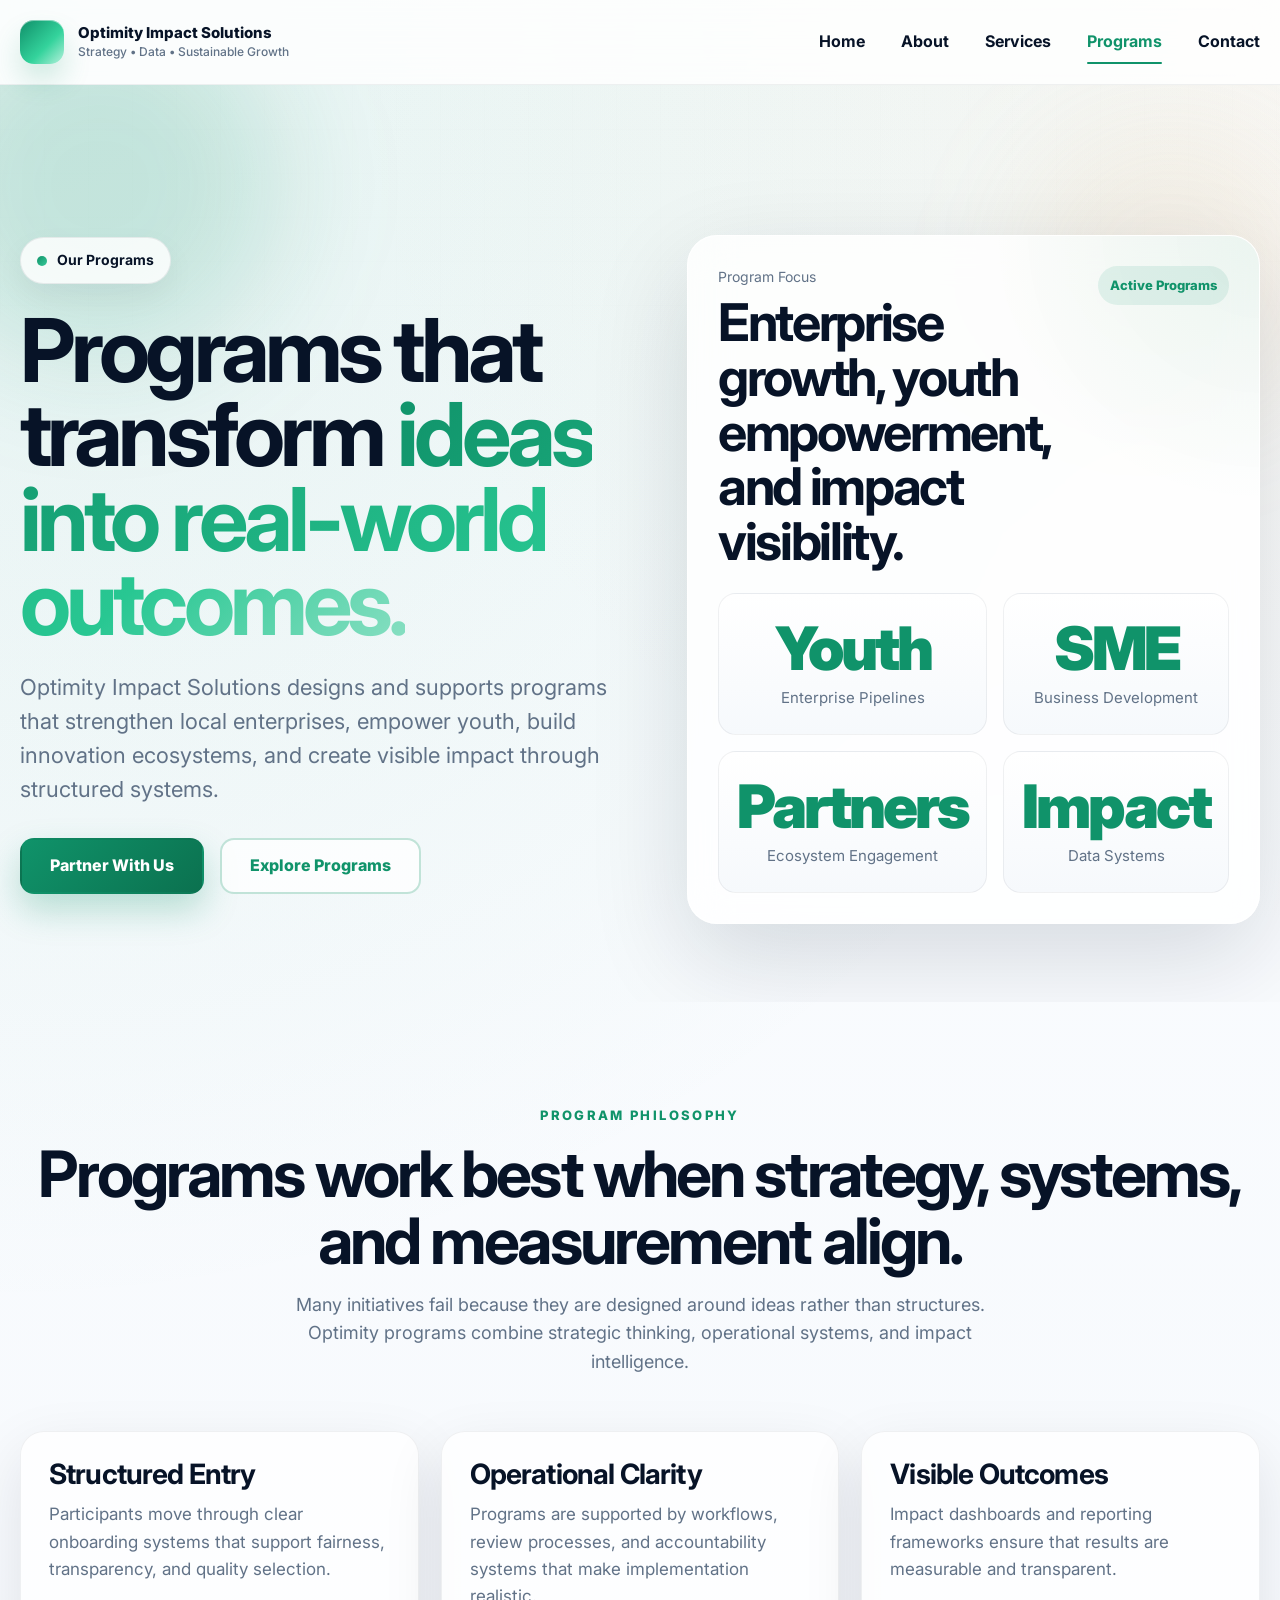
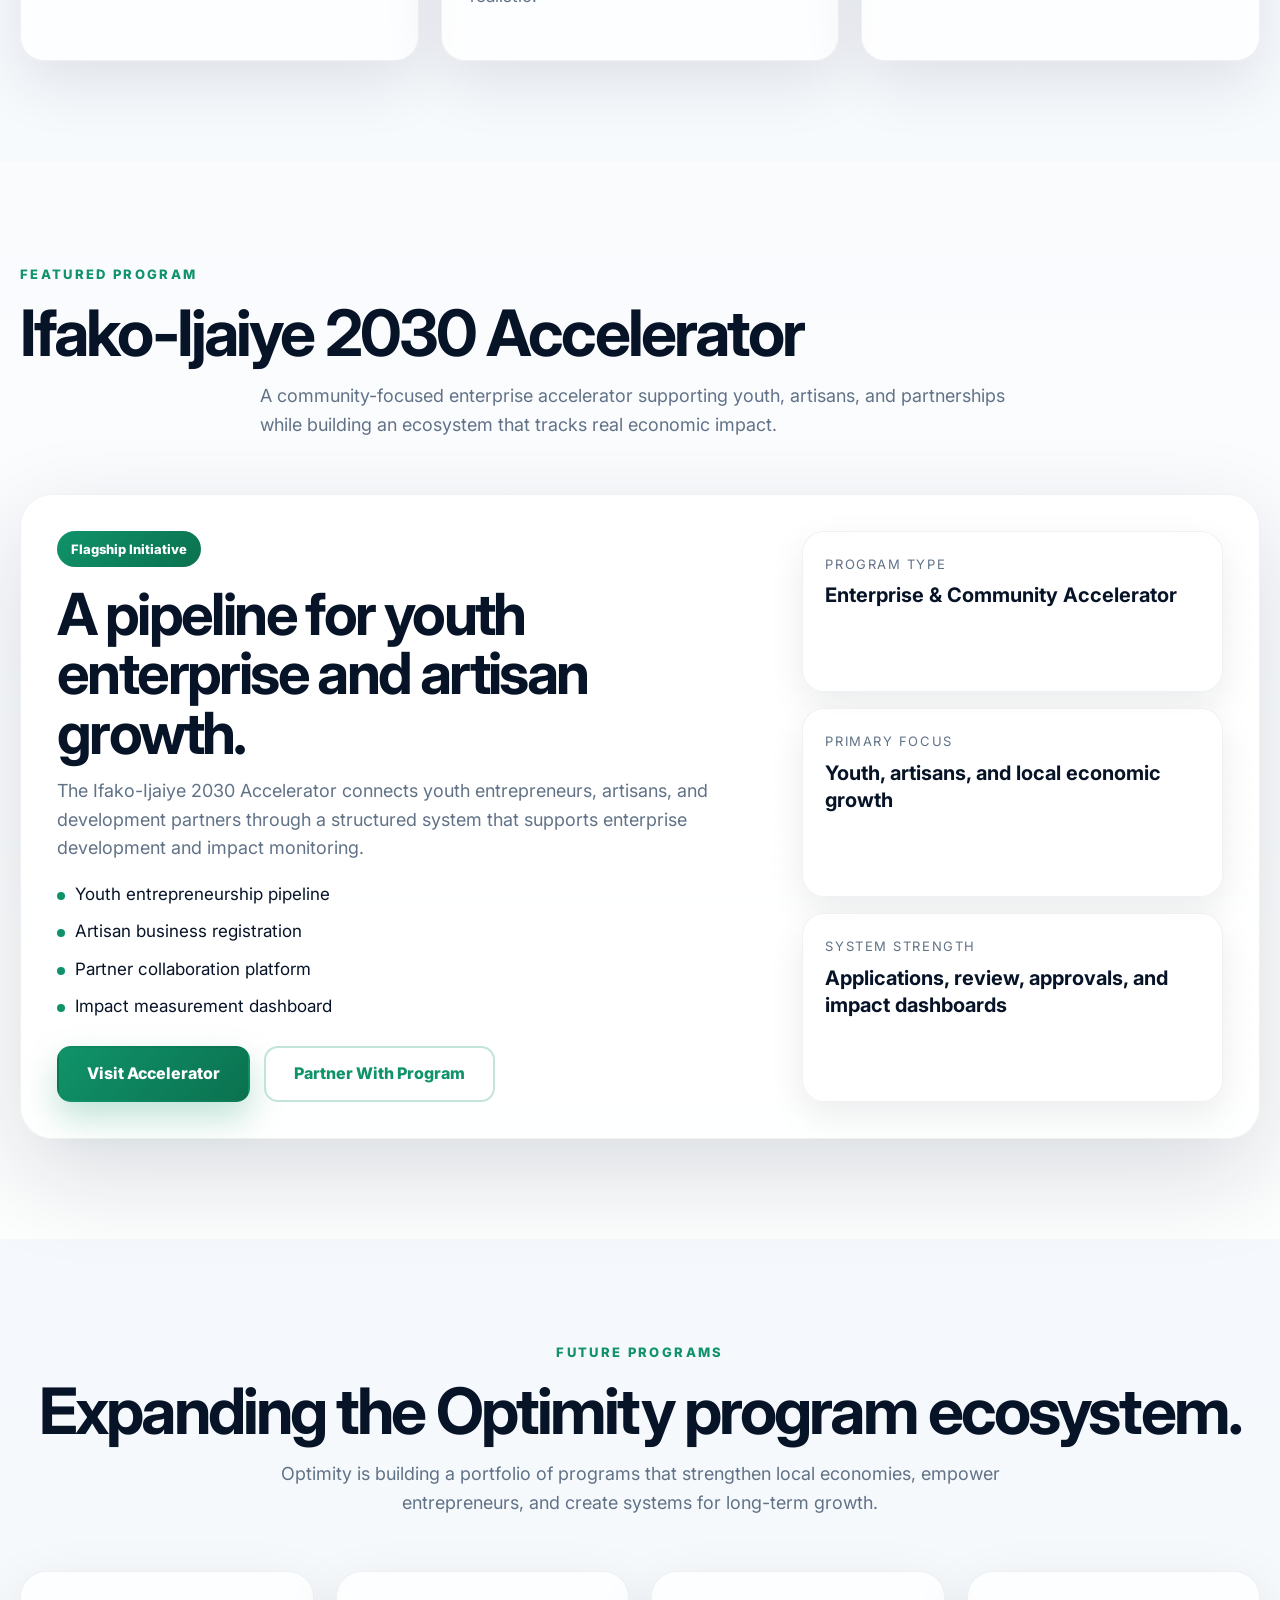
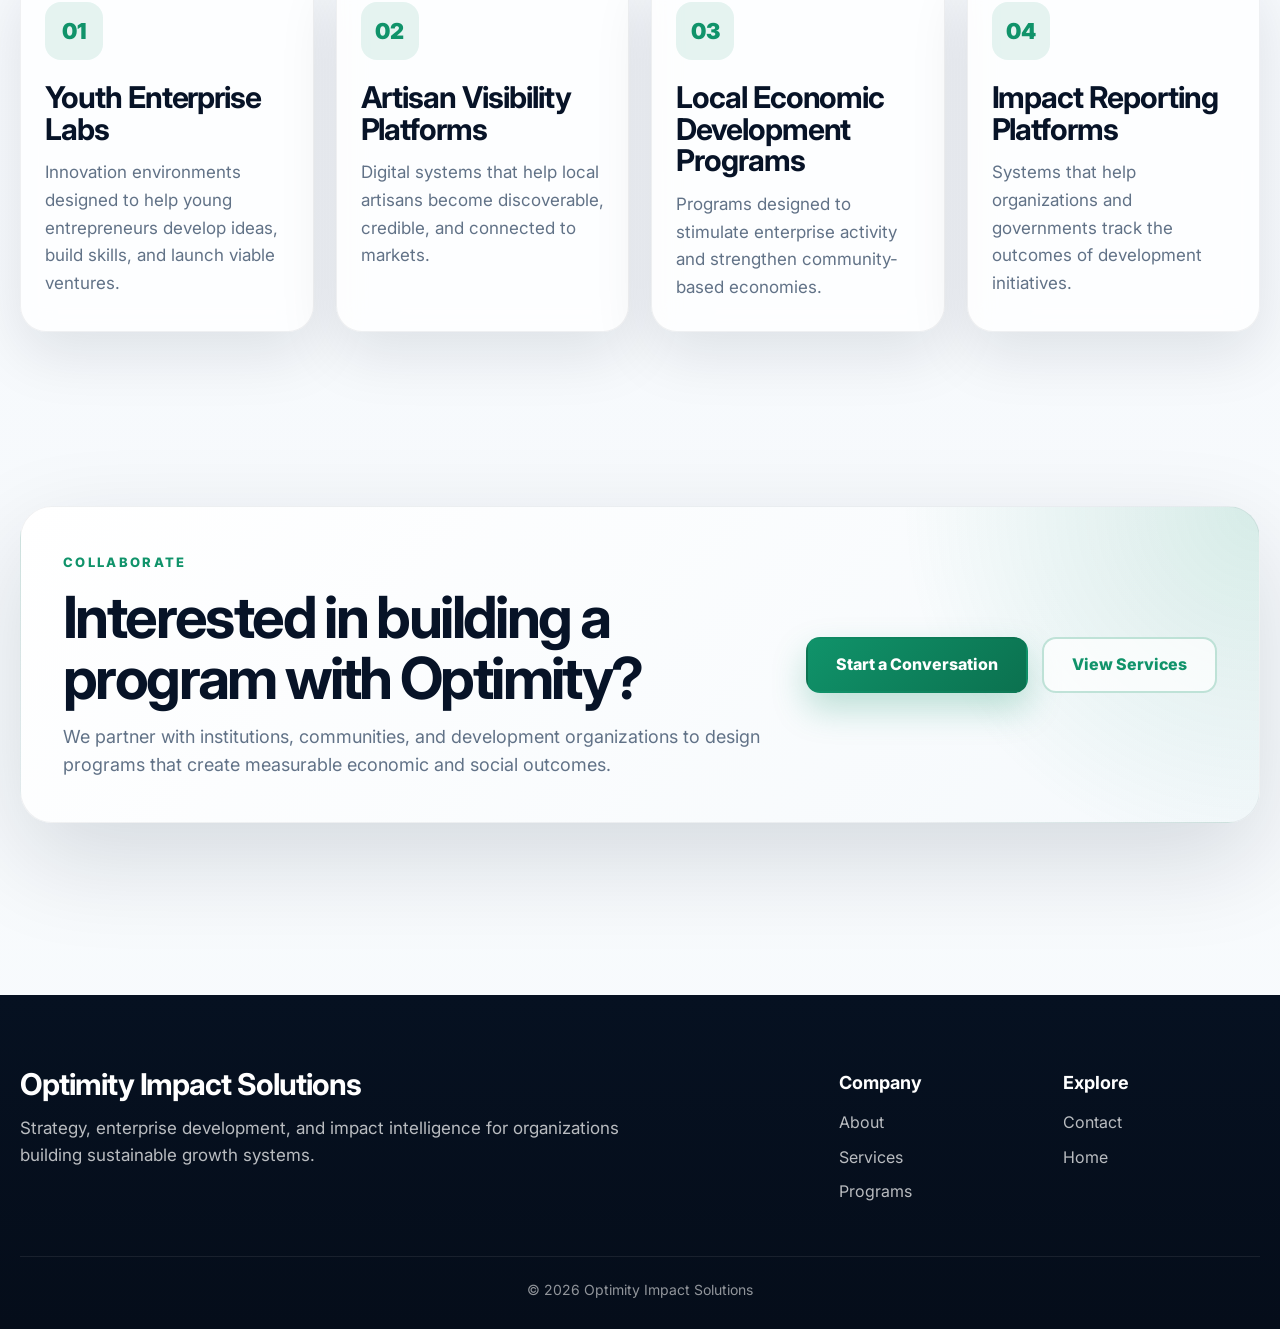
<file: programs.html>
<!DOCTYPE html>
<html lang="en">
<head>

<meta charset="UTF-8">
<meta name="viewport" content="width=device-width, initial-scale=1.0">

<title>Programs | Optimity Impact Solutions</title>

<link rel="preconnect" href="https://fonts.googleapis.com">
<link rel="preconnect" href="https://fonts.gstatic.com" crossorigin>

<link href="https://fonts.googleapis.com/css2?family=Inter:wght@400;500;600;700;800;900&display=swap" rel="stylesheet">

<link rel="stylesheet" href="style.css">

</head>
<body>

<!-- =========================
HEADER
========================= -->

<header class="topbar">
<div class="container nav">

<a href="index.html" class="brand">
<span class="brand-mark"></span>

<span class="brand-text">
Optimity Impact Solutions
<small>Strategy • Data • Sustainable Growth</small>
</span>
</a>

<nav class="nav-links" id="navLinks">

<a href="index.html">Home</a>
<a href="about.html">About</a>
<a href="services.html">Services</a>
<a href="programs.html" class="active">Programs</a>
<a href="contact.html">Contact</a>

</nav>

<button class="mobile-toggle" id="mobileToggle">☰</button>

</div>
</header>

<main>

<!-- =========================
PROGRAM HERO
========================= -->

<section class="hero-v2">

<div class="hero-noise"></div>
<div class="hero-orb hero-orb-a"></div>
<div class="hero-orb hero-orb-b"></div>

<div class="container hero-v2-grid">

<div class="hero-v2-copy reveal">

<div class="eyebrow-pill">
<span class="eyebrow-dot"></span>
Our Programs
</div>

<h1>
Programs that transform
<span class="text-accent">ideas into real-world outcomes.</span>
</h1>

<p class="hero-v2-text">

Optimity Impact Solutions designs and supports programs that strengthen
local enterprises, empower youth, build innovation ecosystems, and create
visible impact through structured systems.

</p>

<div class="hero-v2-actions">

<a href="contact.html" class="btn btn-primary">Partner With Us</a>
<a href="#featured-program" class="btn btn-secondary">Explore Programs</a>

</div>

</div>

<div class="hero-v2-visual reveal">

<div class="dashboard-shell">

<div class="dashboard-top">

<div>
<span class="dashboard-kicker">Program Focus</span>
<h3>Enterprise growth, youth empowerment, and impact visibility.</h3>
</div>

<div class="dashboard-status">Active Programs</div>

</div>

<div class="metric-grid">

<div class="metric-card">
<span class="metric-value">Youth</span>
<span class="metric-label">Enterprise Pipelines</span>
</div>

<div class="metric-card">
<span class="metric-value">SME</span>
<span class="metric-label">Business Development</span>
</div>

<div class="metric-card">
<span class="metric-value">Partners</span>
<span class="metric-label">Ecosystem Engagement</span>
</div>

<div class="metric-card">
<span class="metric-value">Impact</span>
<span class="metric-label">Data Systems</span>
</div>

</div>

</div>

</div>

</div>

</section>

<!-- =========================
PROGRAM PHILOSOPHY
========================= -->

<section class="section">

<div class="container">

<div class="section-heading center reveal">

<div class="section-tag">Program Philosophy</div>

<h2>Programs work best when strategy, systems, and measurement align.</h2>

<p>

Many initiatives fail because they are designed around ideas rather than
structures. Optimity programs combine strategic thinking, operational
systems, and impact intelligence.

</p>

</div>

<div class="why-grid reveal">

<article class="why-card">

<h3>Structured Entry</h3>

<p>

Participants move through clear onboarding systems that support fairness,
transparency, and quality selection.

</p>

</article>

<article class="why-card">

<h3>Operational Clarity</h3>

<p>

Programs are supported by workflows, review processes, and accountability
systems that make implementation realistic.

</p>

</article>

<article class="why-card">

<h3>Visible Outcomes</h3>

<p>

Impact dashboards and reporting frameworks ensure that results are
measurable and transparent.

</p>

</article>

</div>

</div>

</section>

<!-- =========================
FEATURED PROGRAM
========================= -->

<section class="section section-soft" id="featured-program">

<div class="container">

<div class="section-heading reveal">

<div class="section-tag">Featured Program</div>

<h2>Ifako-Ijaiye 2030 Accelerator</h2>

<p>

A community-focused enterprise accelerator supporting youth, artisans,
and partnerships while building an ecosystem that tracks real economic
impact.

</p>

</div>

<div class="program-showcase reveal">

<div class="program-showcase-copy">

<span class="program-label">Flagship Initiative</span>

<h3>A pipeline for youth enterprise and artisan growth.</h3>

<p>

The Ifako-Ijaiye 2030 Accelerator connects youth entrepreneurs,
artisans, and development partners through a structured system
that supports enterprise development and impact monitoring.

</p>

<div class="program-list">

<span>Youth entrepreneurship pipeline</span>
<span>Artisan business registration</span>
<span>Partner collaboration platform</span>
<span>Impact measurement dashboard</span>

</div>

<div class="program-cta-row">

<a href="https://ifako-ijaiye-2030.netlify.app/" target="_blank" class="btn btn-primary">

Visit Accelerator

</a>

<a href="contact.html" class="btn btn-secondary">

Partner With Program

</a>

</div>

</div>

<div class="program-showcase-side">

<div class="info-tile">

<span class="info-label">Program Type</span>
<strong>Enterprise & Community Accelerator</strong>

</div>

<div class="info-tile">

<span class="info-label">Primary Focus</span>
<strong>Youth, artisans, and local economic growth</strong>

</div>

<div class="info-tile">

<span class="info-label">System Strength</span>
<strong>Applications, review, approvals, and impact dashboards</strong>

</div>

</div>

</div>

</div>

</section>

<!-- =========================
FUTURE PROGRAMS
========================= -->

<section class="section">

<div class="container">

<div class="section-heading center reveal">

<div class="section-tag">Future Programs</div>

<h2>Expanding the Optimity program ecosystem.</h2>

<p>

Optimity is building a portfolio of programs that strengthen local
economies, empower entrepreneurs, and create systems for long-term growth.

</p>

</div>

<div class="premium-card-grid reveal">

<article class="premium-service-card">

<div class="premium-icon-badge">01</div>

<h3>Youth Enterprise Labs</h3>

<p>

Innovation environments designed to help young entrepreneurs develop
ideas, build skills, and launch viable ventures.

</p>

</article>

<article class="premium-service-card">

<div class="premium-icon-badge">02</div>

<h3>Artisan Visibility Platforms</h3>

<p>

Digital systems that help local artisans become discoverable, credible,
and connected to markets.

</p>

</article>

<article class="premium-service-card">

<div class="premium-icon-badge">03</div>

<h3>Local Economic Development Programs</h3>

<p>

Programs designed to stimulate enterprise activity and strengthen
community-based economies.

</p>

</article>

<article class="premium-service-card">

<div class="premium-icon-badge">04</div>

<h3>Impact Reporting Platforms</h3>

<p>

Systems that help organizations and governments track the outcomes
of development initiatives.

</p>

</article>

</div>

</div>

</section>

<!-- =========================
CTA
========================= -->

<section class="section cta-v2-section">

<div class="container reveal">

<div class="cta-v2-shell">

<div class="cta-v2-copy">

<div class="section-tag">Collaborate</div>

<h2>Interested in building a program with Optimity?</h2>

<p>

We partner with institutions, communities, and development
organizations to design programs that create measurable
economic and social outcomes.

</p>

</div>

<div class="cta-v2-actions">

<a href="contact.html" class="btn btn-primary">Start a Conversation</a>
<a href="services.html" class="btn btn-secondary">View Services</a>

</div>

</div>

</div>

</section>

</main>

<!-- =========================
FOOTER
========================= -->

<footer class="footer-v2">

<div class="container footer-v2-shell">

<div class="footer-v2-brand">

<strong>Optimity Impact Solutions</strong>

<p>

Strategy, enterprise development, and impact intelligence
for organizations building sustainable growth systems.

</p>

</div>

<div class="footer-v2-links">

<div>

<h4>Company</h4>

<a href="about.html">About</a>
<a href="services.html">Services</a>
<a href="programs.html">Programs</a>

</div>

<div>

<h4>Explore</h4>

<a href="contact.html">Contact</a>
<a href="index.html">Home</a>

</div>

</div>

</div>

<div class="container footer-v2-bottom">

<span>©️ 2026 Optimity Impact Solutions</span>

</div>

</footer>

<script src="script.js"></script>

</body>
</html>
</file>
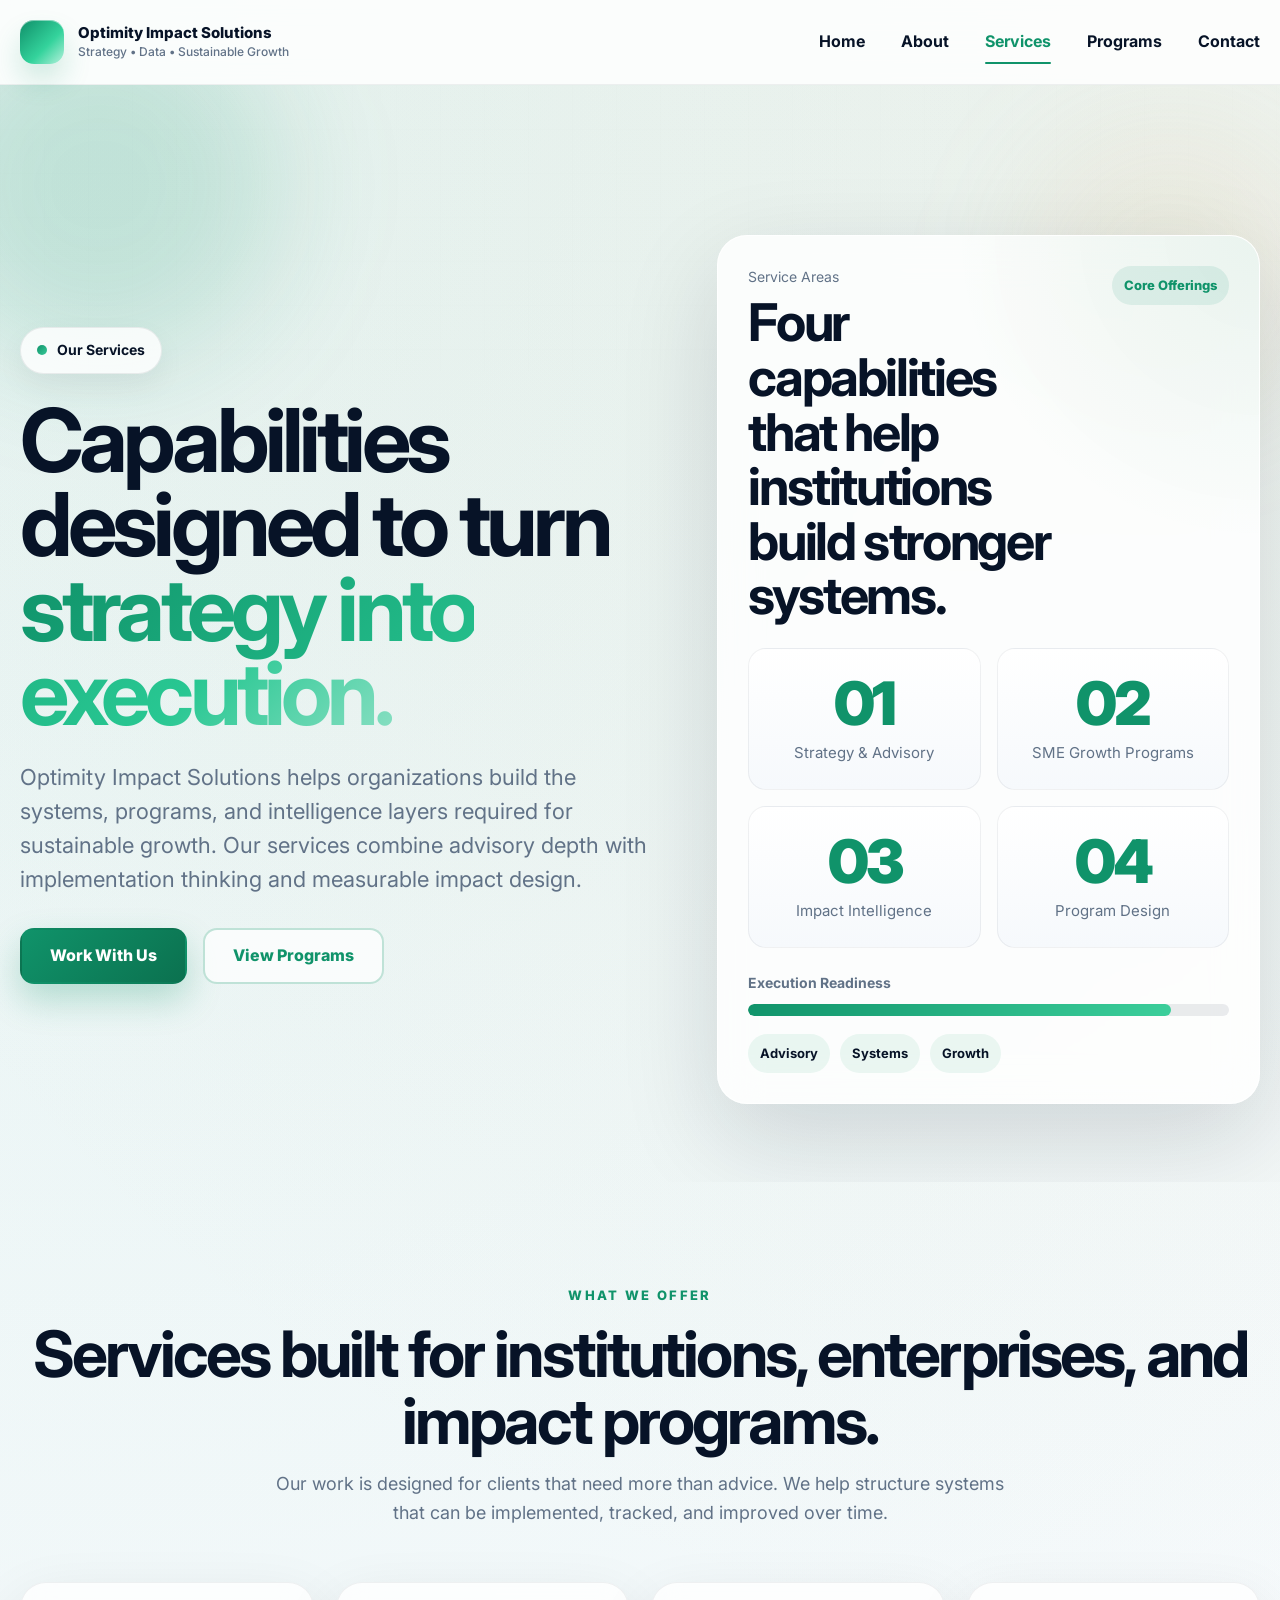
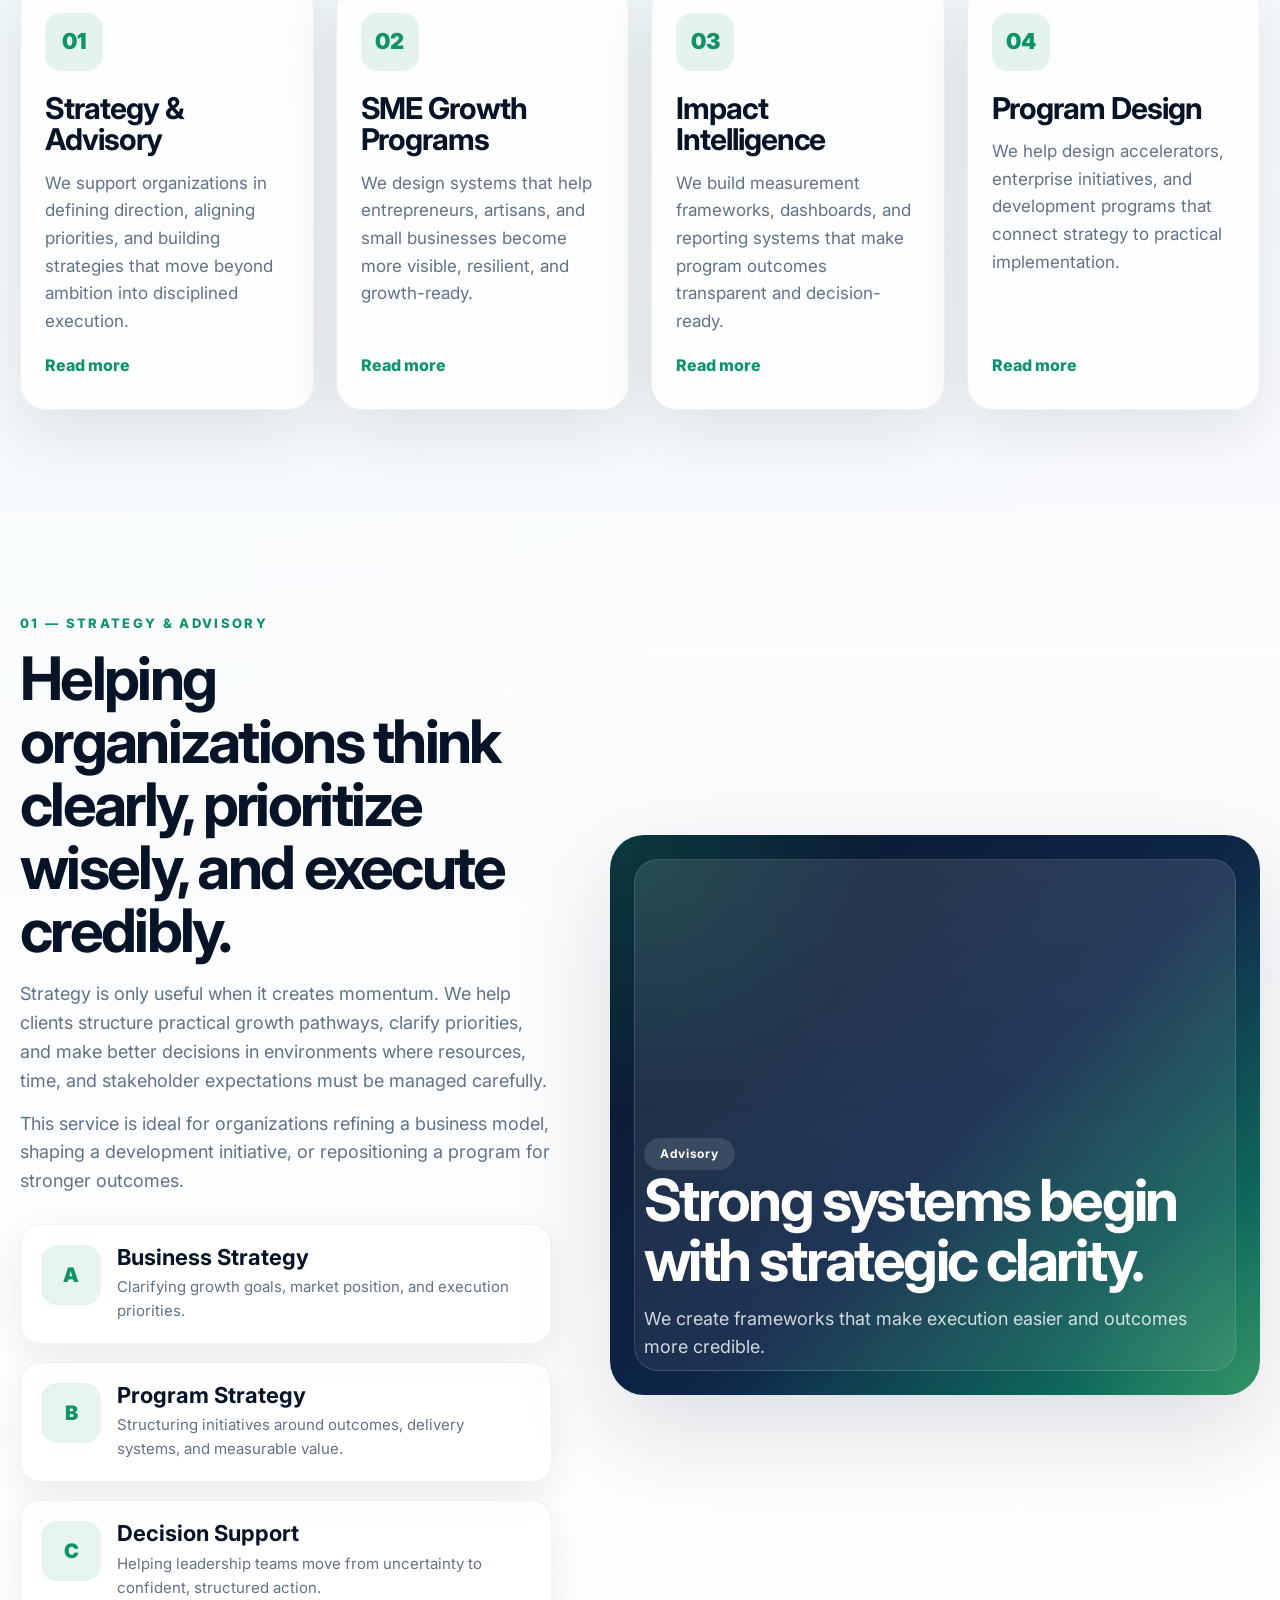
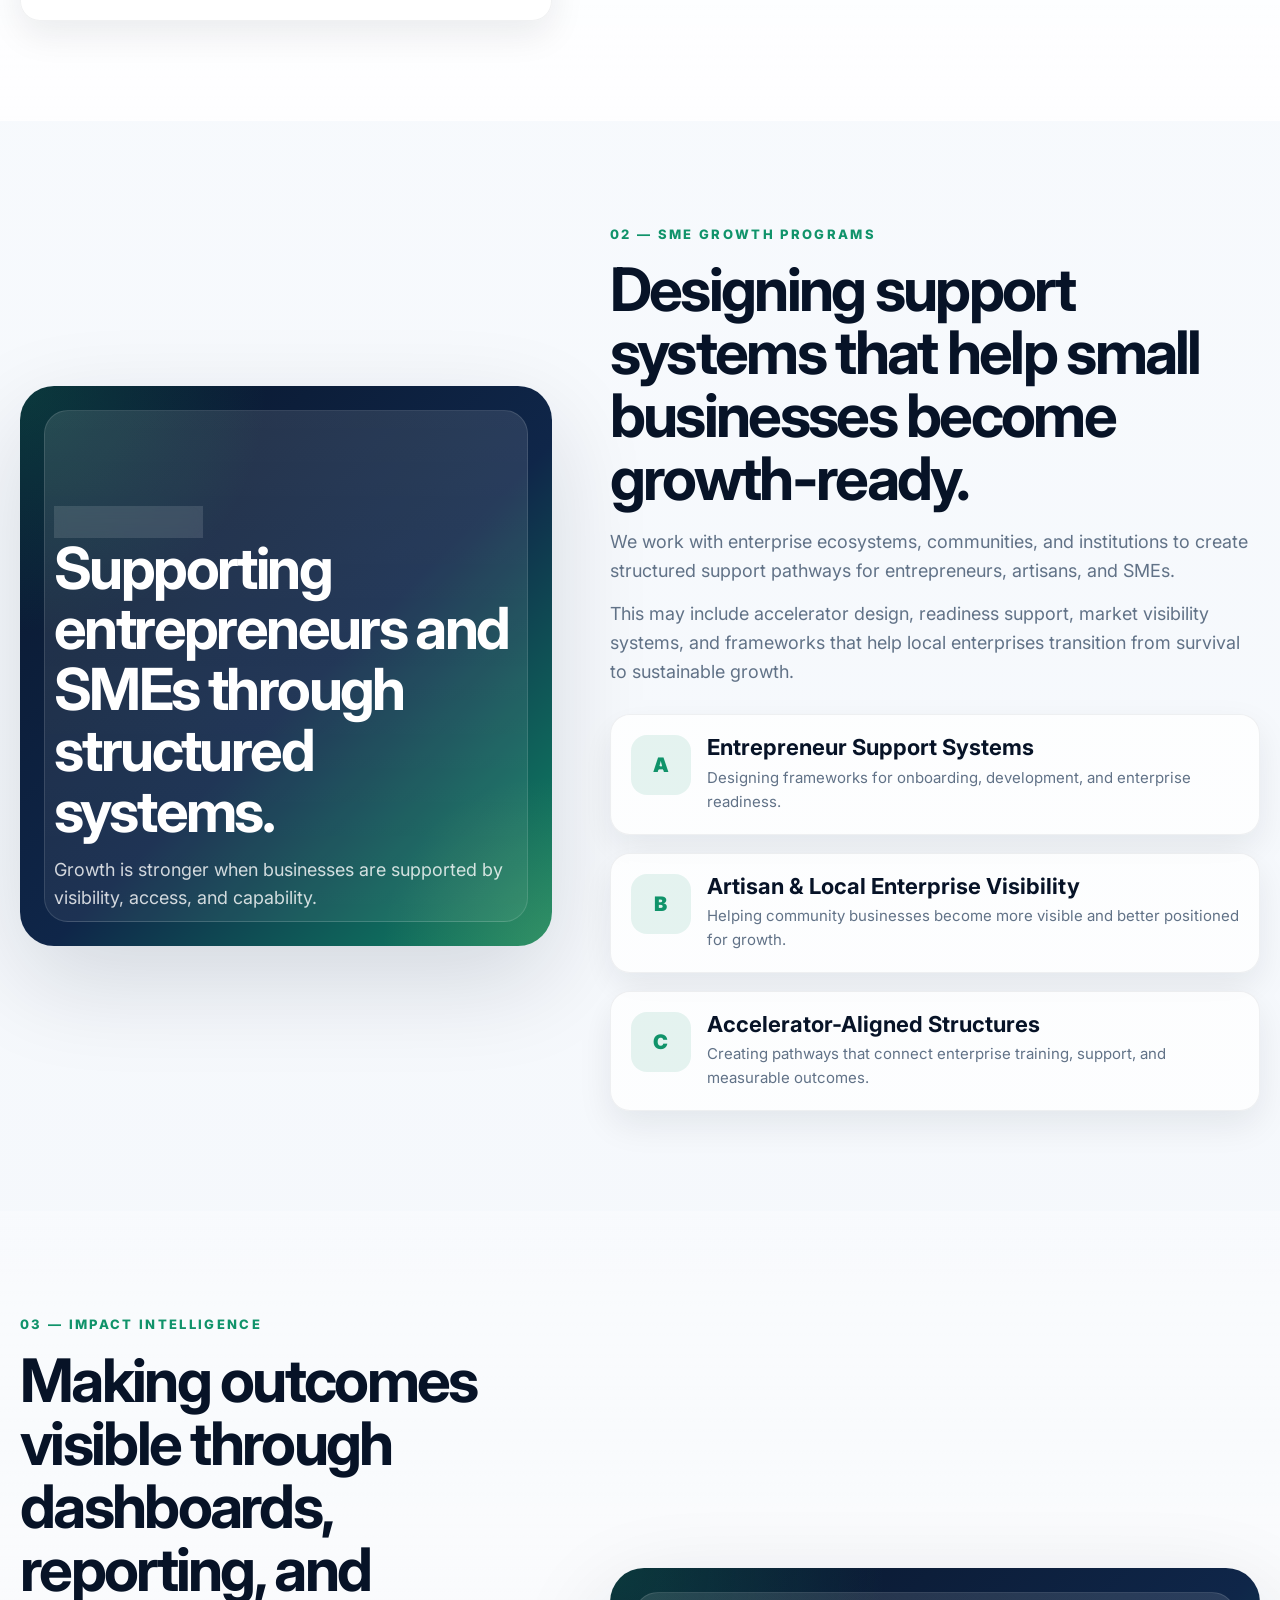
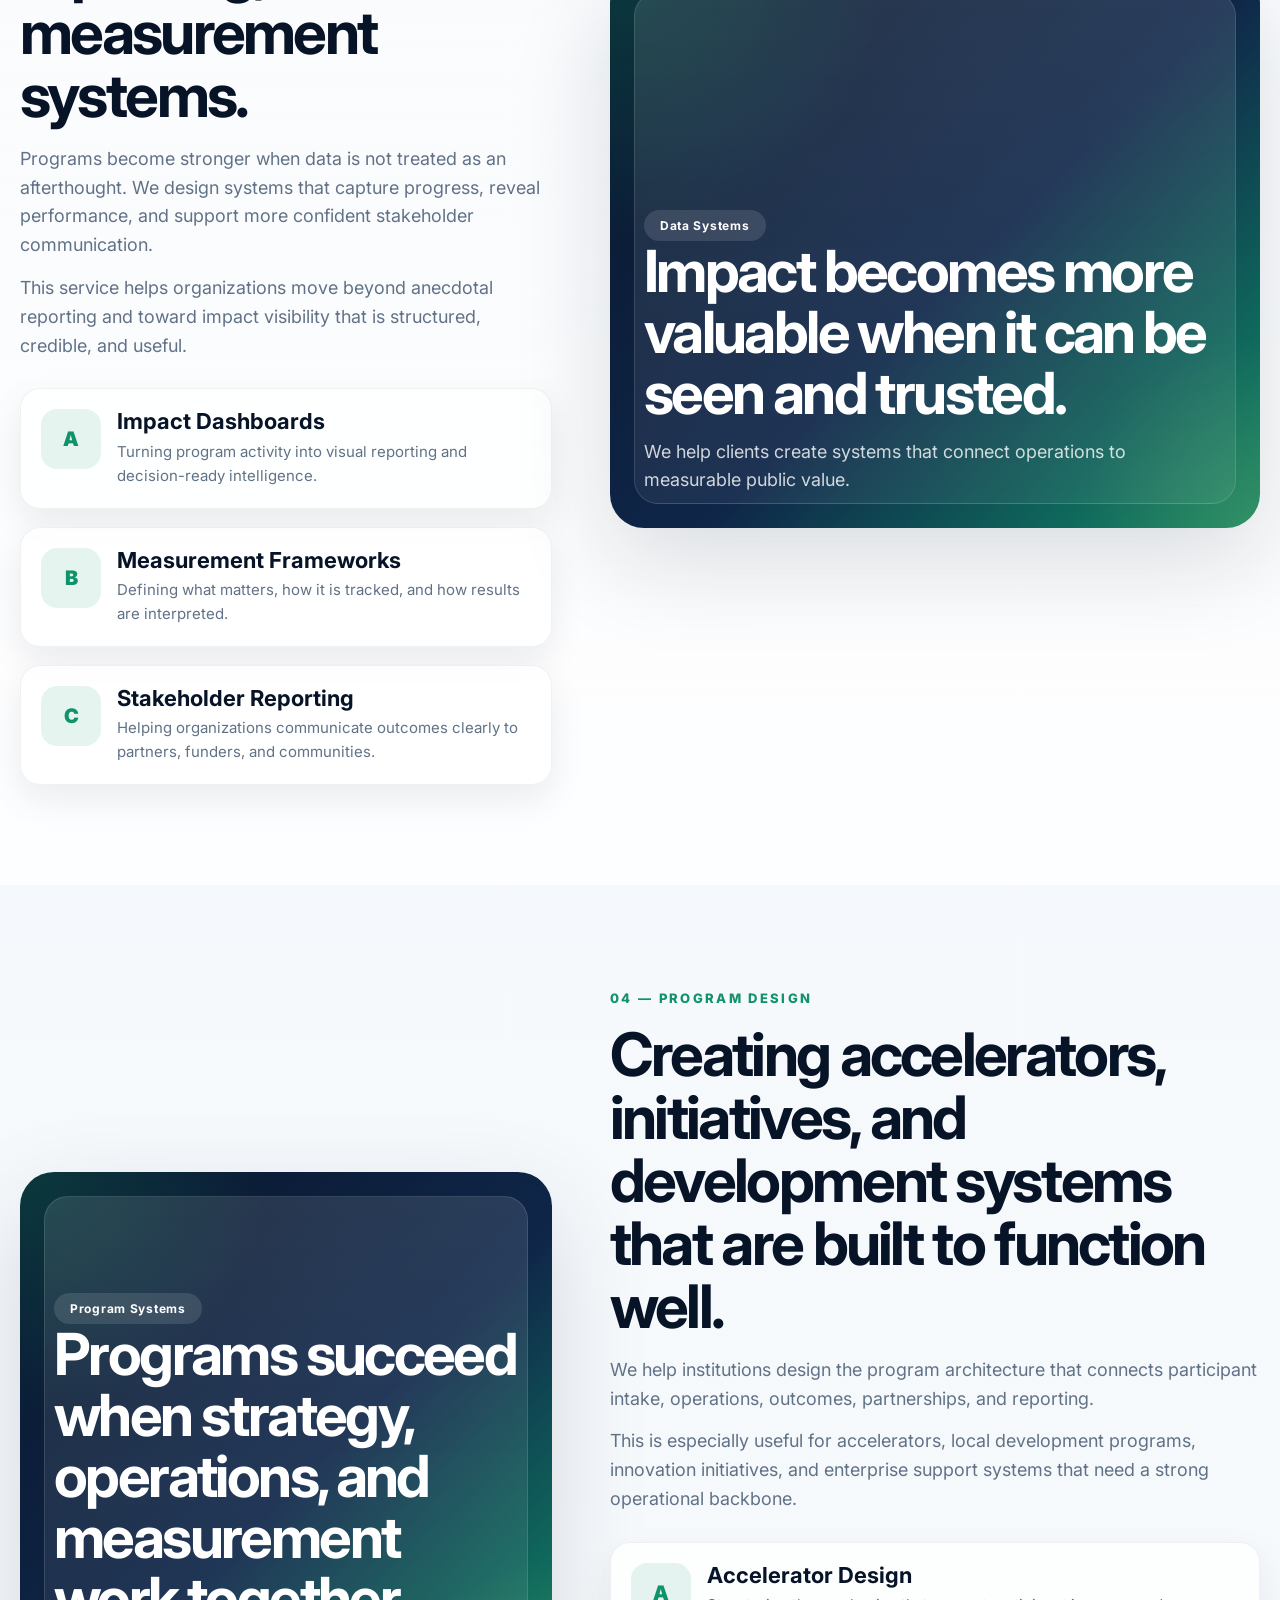
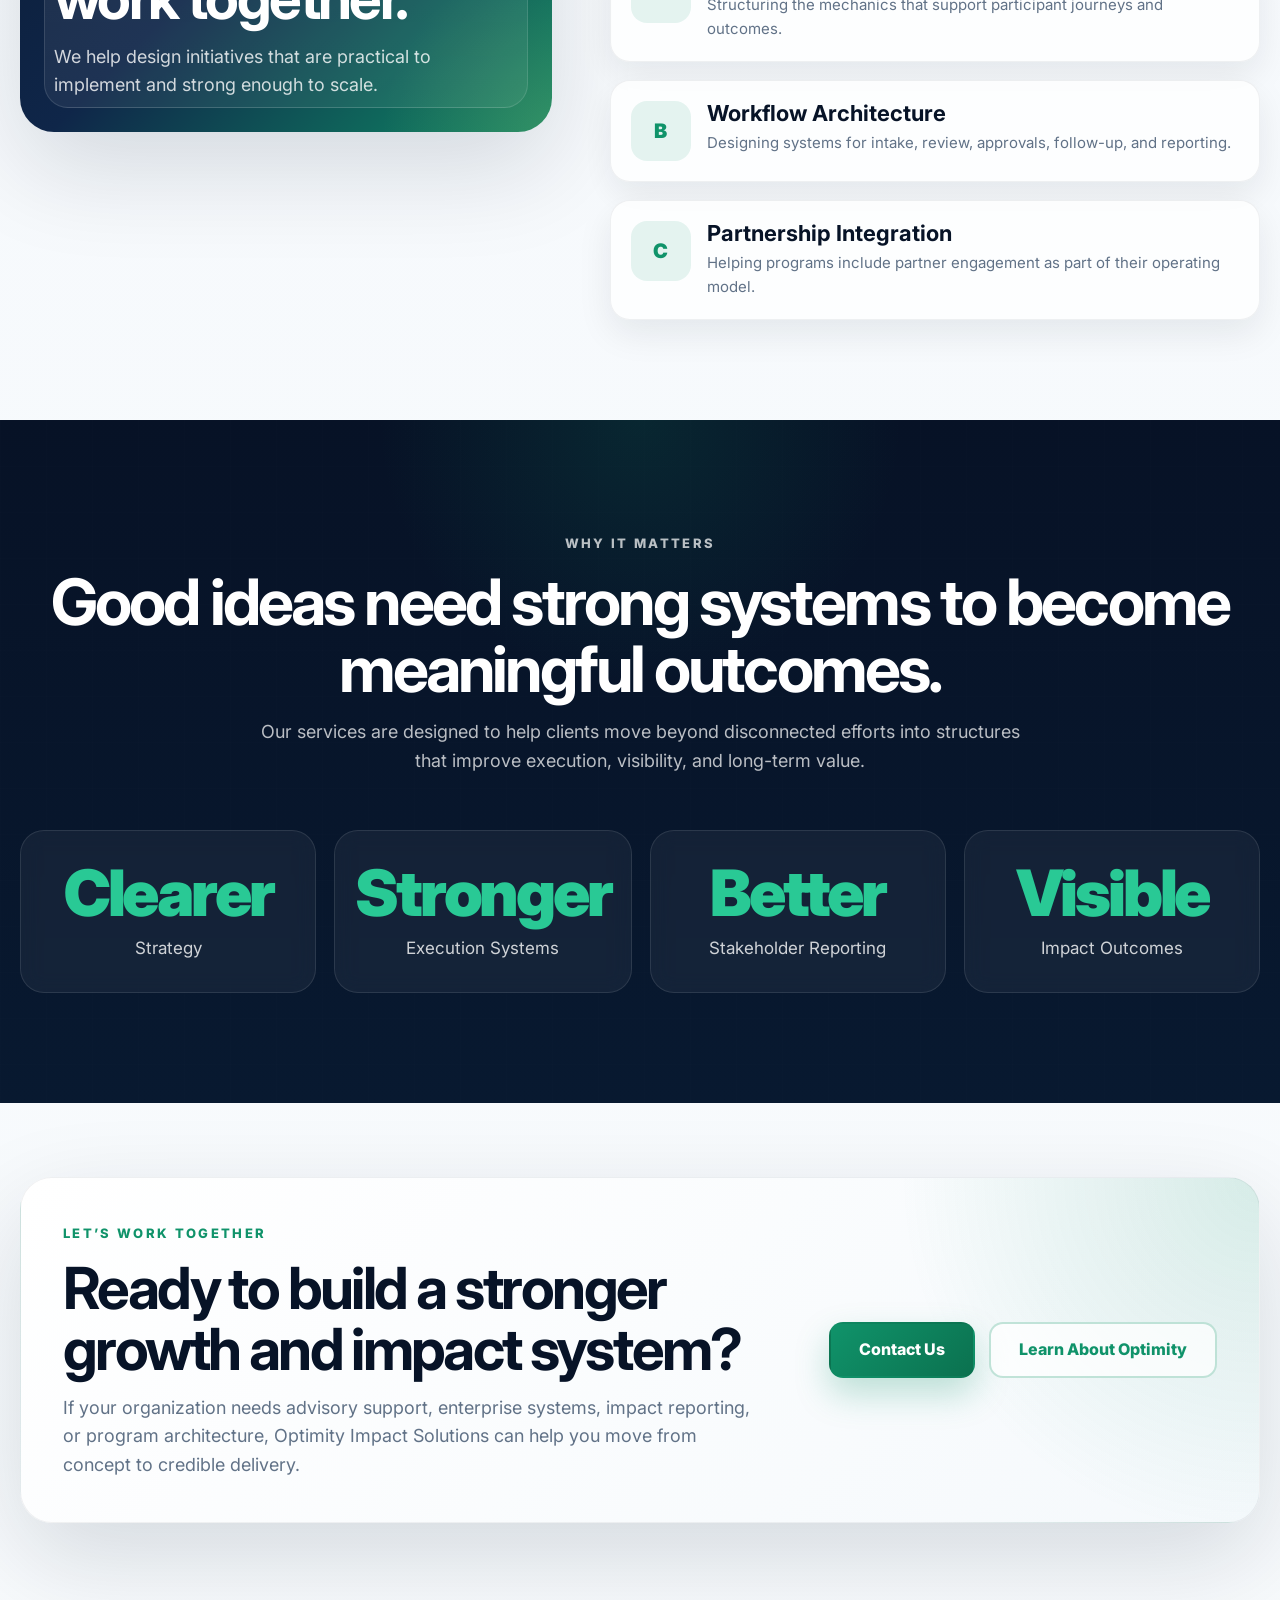
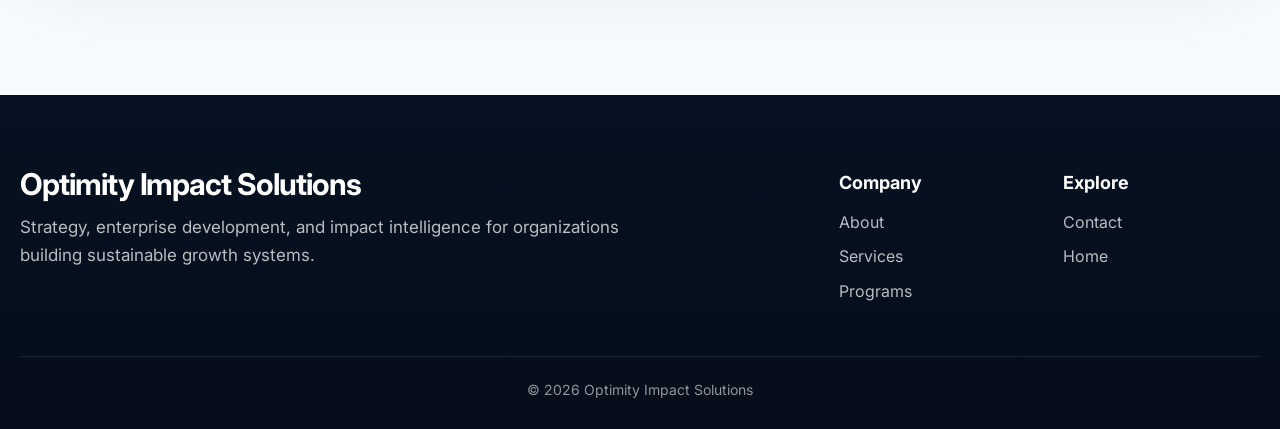
<file: services.html>
<!DOCTYPE html>
<html lang="en">
<head>
  <meta charset="UTF-8" />
  <meta name="viewport" content="width=device-width, initial-scale=1.0" />

  <title>Services | Optimity Impact Solutions</title>

  <link rel="preconnect" href="https://fonts.googleapis.com" />
  <link rel="preconnect" href="https://fonts.gstatic.com" crossorigin />

  <link
    href="https://fonts.googleapis.com/css2?family=Inter:wght@400;500;600;700;800;900&display=swap"
    rel="stylesheet"
  />

  <link rel="stylesheet" href="style.css" />
</head>
<body>
  <!-- =========================
  HEADER
  ========================== -->
  <header class="topbar">
    <div class="container nav">
      <a href="index.html" class="brand">
        <span class="brand-mark"></span>
        <span class="brand-text">
          Optimity Impact Solutions
          <small>Strategy • Data • Sustainable Growth</small>
        </span>
      </a>

      <nav class="nav-links" id="navLinks">
        <a href="index.html">Home</a>
        <a href="about.html">About</a>
        <a href="services.html" class="active">Services</a>
        <a href="programs.html">Programs</a>
        <a href="contact.html">Contact</a>
      </nav>

      <button class="mobile-toggle" id="mobileToggle">☰</button>
    </div>
  </header>

  <main>
    <!-- =========================
    HERO
    ========================== -->
    <section class="hero-v2">
      <div class="hero-noise"></div>
      <div class="hero-orb hero-orb-a"></div>
      <div class="hero-orb hero-orb-b"></div>

      <div class="container hero-v2-grid">
        <div class="hero-v2-copy reveal">
          <div class="eyebrow-pill">
            <span class="eyebrow-dot"></span>
            Our Services
          </div>

          <h1>
            Capabilities designed to turn
            <span class="text-accent">strategy into execution.</span>
          </h1>

          <p class="hero-v2-text">
            Optimity Impact Solutions helps organizations build the systems,
            programs, and intelligence layers required for sustainable growth.
            Our services combine advisory depth with implementation thinking and
            measurable impact design.
          </p>

          <div class="hero-v2-actions">
            <a href="contact.html" class="btn btn-primary">Work With Us</a>
            <a href="programs.html" class="btn btn-secondary">View Programs</a>
          </div>
        </div>

        <div class="hero-v2-visual reveal">
          <div class="dashboard-shell">
            <div class="dashboard-top">
              <div>
                <span class="dashboard-kicker">Service Areas</span>
                <h3>Four capabilities that help institutions build stronger systems.</h3>
              </div>
              <div class="dashboard-status">Core Offerings</div>
            </div>

            <div class="metric-grid">
              <div class="metric-card">
                <span class="metric-value">01</span>
                <span class="metric-label">Strategy & Advisory</span>
              </div>

              <div class="metric-card">
                <span class="metric-value">02</span>
                <span class="metric-label">SME Growth Programs</span>
              </div>

              <div class="metric-card">
                <span class="metric-value">03</span>
                <span class="metric-label">Impact Intelligence</span>
              </div>

              <div class="metric-card">
                <span class="metric-value">04</span>
                <span class="metric-label">Program Design</span>
              </div>
            </div>

            <div class="dashboard-bottom">
              <div class="dashboard-bar-group">
                <span>Execution Readiness</span>
                <div class="dashboard-bar">
                  <span class="dashboard-bar-fill" style="width: 88%"></span>
                </div>
              </div>

              <div class="dashboard-mini-list">
                <span>Advisory</span>
                <span>Systems</span>
                <span>Growth</span>
              </div>
            </div>
          </div>
        </div>
      </div>
    </section>

    <!-- =========================
    SERVICES GRID
    ========================== -->
    <section class="section">
      <div class="container">
        <div class="section-heading center reveal">
          <div class="section-tag">What We Offer</div>
          <h2>Services built for institutions, enterprises, and impact programs.</h2>
          <p>
            Our work is designed for clients that need more than advice. We help
            structure systems that can be implemented, tracked, and improved over time.
          </p>
        </div>

        <div class="premium-card-grid reveal">
          <article class="premium-service-card">
            <div class="premium-icon-badge">01</div>
            <h3>Strategy & Advisory</h3>
            <p>
              We support organizations in defining direction, aligning priorities,
              and building strategies that move beyond ambition into disciplined execution.
            </p>
            <a href="#strategy" class="text-link">Read more</a>
          </article>

          <article class="premium-service-card">
            <div class="premium-icon-badge">02</div>
            <h3>SME Growth Programs</h3>
            <p>
              We design systems that help entrepreneurs, artisans, and small businesses
              become more visible, resilient, and growth-ready.
            </p>
            <a href="#sme-growth" class="text-link">Read more</a>
          </article>

          <article class="premium-service-card">
            <div class="premium-icon-badge">03</div>
            <h3>Impact Intelligence</h3>
            <p>
              We build measurement frameworks, dashboards, and reporting systems that make
              program outcomes transparent and decision-ready.
            </p>
            <a href="#impact-intelligence" class="text-link">Read more</a>
          </article>

          <article class="premium-service-card">
            <div class="premium-icon-badge">04</div>
            <h3>Program Design</h3>
            <p>
              We help design accelerators, enterprise initiatives, and development programs
              that connect strategy to practical implementation.
            </p>
            <a href="#program-design" class="text-link">Read more</a>
          </article>
        </div>
      </div>
    </section>

    <!-- =========================
    STRATEGY & ADVISORY
    ========================== -->
    <section class="section section-soft" id="strategy">
      <div class="container editorial-grid">
        <div class="editorial-copy reveal">
          <div class="section-tag">01 — Strategy & Advisory</div>
          <h2>Helping organizations think clearly, prioritize wisely, and execute credibly.</h2>

          <p>
            Strategy is only useful when it creates momentum. We help clients structure
            practical growth pathways, clarify priorities, and make better decisions in
            environments where resources, time, and stakeholder expectations must be managed carefully.
          </p>

          <p>
            This service is ideal for organizations refining a business model, shaping a
            development initiative, or repositioning a program for stronger outcomes.
          </p>

          <div class="feature-stack">
            <article class="feature-card">
              <div class="feature-card-icon">A</div>
              <div>
                <h3>Business Strategy</h3>
                <p>Clarifying growth goals, market position, and execution priorities.</p>
              </div>
            </article>

            <article class="feature-card">
              <div class="feature-card-icon">B</div>
              <div>
                <h3>Program Strategy</h3>
                <p>Structuring initiatives around outcomes, delivery systems, and measurable value.</p>
              </div>
            </article>

            <article class="feature-card">
              <div class="feature-card-icon">C</div>
              <div>
                <h3>Decision Support</h3>
                <p>Helping leadership teams move from uncertainty to confident, structured action.</p>
              </div>
            </article>
          </div>
        </div>

        <div class="editorial-visual reveal">
          <div class="editorial-panel">
            <div class="panel-overlay"></div>
            <div class="panel-content">
              <span class="panel-badge">Advisory</span>
              <h3>Strong systems begin with strategic clarity.</h3>
              <p>
                We create frameworks that make execution easier and outcomes more credible.
              </p>
            </div>
          </div>
        </div>
      </div>
    </section>

    <!-- =========================
    SME GROWTH
    ========================== -->
    <section class="section" id="sme-growth">
      <div class="container editorial-grid">
        <div class="editorial-visual reveal">
          <div class="editorial-panel">
            <div class="panel-overlay"></div>
            <div class="panel-content">
              <span class="panel-badge">Enterprise Growth</span>
              <h3>Supporting entrepreneurs and SMEs through structured systems.</h3>
              <p>
                Growth is stronger when businesses are supported by visibility, access, and capability.
              </p>
            </div>
          </div>
        </div>

        <div class="editorial-copy reveal">
          <div class="section-tag">02 — SME Growth Programs</div>
          <h2>Designing support systems that help small businesses become growth-ready.</h2>

          <p>
            We work with enterprise ecosystems, communities, and institutions to create
            structured support pathways for entrepreneurs, artisans, and SMEs.
          </p>

          <p>
            This may include accelerator design, readiness support, market visibility systems,
            and frameworks that help local enterprises transition from survival to sustainable growth.
          </p>

          <div class="feature-stack">
            <article class="feature-card">
              <div class="feature-card-icon">A</div>
              <div>
                <h3>Entrepreneur Support Systems</h3>
                <p>Designing frameworks for onboarding, development, and enterprise readiness.</p>
              </div>
            </article>

            <article class="feature-card">
              <div class="feature-card-icon">B</div>
              <div>
                <h3>Artisan & Local Enterprise Visibility</h3>
                <p>Helping community businesses become more visible and better positioned for growth.</p>
              </div>
            </article>

            <article class="feature-card">
              <div class="feature-card-icon">C</div>
              <div>
                <h3>Accelerator-Aligned Structures</h3>
                <p>Creating pathways that connect enterprise training, support, and measurable outcomes.</p>
              </div>
            </article>
          </div>
        </div>
      </div>
    </section>

    <!-- =========================
    IMPACT INTELLIGENCE
    ========================== -->
    <section class="section section-soft" id="impact-intelligence">
      <div class="container editorial-grid">
        <div class="editorial-copy reveal">
          <div class="section-tag">03 — Impact Intelligence</div>
          <h2>Making outcomes visible through dashboards, reporting, and measurement systems.</h2>

          <p>
            Programs become stronger when data is not treated as an afterthought.
            We design systems that capture progress, reveal performance, and support
            more confident stakeholder communication.
          </p>

          <p>
            This service helps organizations move beyond anecdotal reporting and toward
            impact visibility that is structured, credible, and useful.
          </p>

          <div class="feature-stack">
            <article class="feature-card">
              <div class="feature-card-icon">A</div>
              <div>
                <h3>Impact Dashboards</h3>
                <p>Turning program activity into visual reporting and decision-ready intelligence.</p>
              </div>
            </article>

            <article class="feature-card">
              <div class="feature-card-icon">B</div>
              <div>
                <h3>Measurement Frameworks</h3>
                <p>Defining what matters, how it is tracked, and how results are interpreted.</p>
              </div>
            </article>

            <article class="feature-card">
              <div class="feature-card-icon">C</div>
              <div>
                <h3>Stakeholder Reporting</h3>
                <p>Helping organizations communicate outcomes clearly to partners, funders, and communities.</p>
              </div>
            </article>
          </div>
        </div>

        <div class="editorial-visual reveal">
          <div class="editorial-panel">
            <div class="panel-overlay"></div>
            <div class="panel-content">
              <span class="panel-badge">Data Systems</span>
              <h3>Impact becomes more valuable when it can be seen and trusted.</h3>
              <p>
                We help clients create systems that connect operations to measurable public value.
              </p>
            </div>
          </div>
        </div>
      </div>
    </section>

    <!-- =========================
    PROGRAM DESIGN
    ========================== -->
    <section class="section" id="program-design">
      <div class="container editorial-grid">
        <div class="editorial-visual reveal">
          <div class="editorial-panel">
            <div class="panel-overlay"></div>
            <div class="panel-content">
              <span class="panel-badge">Program Systems</span>
              <h3>Programs succeed when strategy, operations, and measurement work together.</h3>
              <p>
                We help design initiatives that are practical to implement and strong enough to scale.
              </p>
            </div>
          </div>
        </div>

        <div class="editorial-copy reveal">
          <div class="section-tag">04 — Program Design</div>
          <h2>Creating accelerators, initiatives, and development systems that are built to function well.</h2>

          <p>
            We help institutions design the program architecture that connects participant
            intake, operations, outcomes, partnerships, and reporting.
          </p>

          <p>
            This is especially useful for accelerators, local development programs,
            innovation initiatives, and enterprise support systems that need a strong operational backbone.
          </p>

          <div class="feature-stack">
            <article class="feature-card">
              <div class="feature-card-icon">A</div>
              <div>
                <h3>Accelerator Design</h3>
                <p>Structuring the mechanics that support participant journeys and outcomes.</p>
              </div>
            </article>

            <article class="feature-card">
              <div class="feature-card-icon">B</div>
              <div>
                <h3>Workflow Architecture</h3>
                <p>Designing systems for intake, review, approvals, follow-up, and reporting.</p>
              </div>
            </article>

            <article class="feature-card">
              <div class="feature-card-icon">C</div>
              <div>
                <h3>Partnership Integration</h3>
                <p>Helping programs include partner engagement as part of their operating model.</p>
              </div>
            </article>
          </div>
        </div>
      </div>
    </section>

    <!-- =========================
    WHY OUR SERVICES MATTER
    ========================== -->
    <section class="impact-band">
      <div class="impact-band-noise"></div>

      <div class="container">
        <div class="section-heading center reveal">
          <div class="section-tag light">Why It Matters</div>
          <h2>Good ideas need strong systems to become meaningful outcomes.</h2>
          <p>
            Our services are designed to help clients move beyond disconnected efforts
            into structures that improve execution, visibility, and long-term value.
          </p>
        </div>

        <div class="impact-band-grid reveal">
          <div class="impact-band-card">
            <span class="impact-band-number">Clearer</span>
            <span class="impact-band-label">Strategy</span>
          </div>

          <div class="impact-band-card">
            <span class="impact-band-number">Stronger</span>
            <span class="impact-band-label">Execution Systems</span>
          </div>

          <div class="impact-band-card">
            <span class="impact-band-number">Better</span>
            <span class="impact-band-label">Stakeholder Reporting</span>
          </div>

          <div class="impact-band-card">
            <span class="impact-band-number">Visible</span>
            <span class="impact-band-label">Impact Outcomes</span>
          </div>
        </div>
      </div>
    </section>

    <!-- =========================
    CTA
    ========================== -->
    <section class="section cta-v2-section">
      <div class="container reveal">
        <div class="cta-v2-shell">
          <div class="cta-v2-copy">
            <div class="section-tag">Let’s Work Together</div>
            <h2>Ready to build a stronger growth and impact system?</h2>
            <p>
              If your organization needs advisory support, enterprise systems, impact
              reporting, or program architecture, Optimity Impact Solutions can help you
              move from concept to credible delivery.
            </p>
          </div>

          <div class="cta-v2-actions">
            <a href="contact.html" class="btn btn-primary">Contact Us</a>
            <a href="about.html" class="btn btn-secondary">Learn About Optimity</a>
          </div>
        </div>
      </div>
    </section>
  </main>

  <!-- =========================
  FOOTER
  ========================== -->
  <footer class="footer-v2">
    <div class="container footer-v2-shell">
      <div class="footer-v2-brand">
        <strong>Optimity Impact Solutions</strong>
        <p>
          Strategy, enterprise development, and impact intelligence for organizations
          building sustainable growth systems.
        </p>
      </div>

      <div class="footer-v2-links">
        <div>
          <h4>Company</h4>
          <a href="about.html">About</a>
          <a href="services.html">Services</a>
          <a href="programs.html">Programs</a>
        </div>

        <div>
          <h4>Explore</h4>
          <a href="contact.html">Contact</a>
          <a href="index.html">Home</a>
        </div>
      </div>
    </div>

    <div class="container footer-v2-bottom">
      <span>©️ 2026 Optimity Impact Solutions</span>
    </div>
  </footer>

  <script src="script.js"></script>
</body>
</html>
</file>
<file: style.css>
/* =========================
RESET
========================= */

* {
  margin: 0;
  padding: 0;
  box-sizing: border-box;
}

:root {
  --bg: #f5f8fc;
  --bg-2: #eef4f8;
  --surface: rgba(255, 255, 255, 0.74);
  --surface-2: rgba(255, 255, 255, 0.9);
  --white: #ffffff;
  --text: #071327;
  --muted: #617287;
  --line: rgba(7, 19, 39, 0.08);
  --green: #10936a;
  --green-dark: #0b714f;
  --green-soft: rgba(16, 147, 106, 0.1);
  --navy: #08152a;
  --navy-soft: #0d203d;
  --gold: #d2aa66;
  --shadow-xl: 0 35px 100px rgba(8, 21, 42, 0.14);
  --shadow-lg: 0 22px 60px rgba(8, 21, 42, 0.1);
  --shadow-md: 0 14px 35px rgba(8, 21, 42, 0.08);
  --radius-xl: 30px;
  --radius-lg: 22px;
  --radius-md: 16px;
  --radius-sm: 12px;
  --container: 1240px;
}

html {
  scroll-behavior: smooth;
}

body {
  font-family: "Inter", sans-serif;
  color: var(--text);
  background:
    radial-gradient(circle at top left, rgba(16, 147, 106, 0.1), transparent 28%),
    radial-gradient(circle at top right, rgba(210, 170, 102, 0.08), transparent 20%),
    linear-gradient(180deg, #fbfdff 0%, var(--bg) 55%, #f8fbfd 100%);
  line-height: 1.6;
}

img {
  max-width: 100%;
  display: block;
}

a {
  transition: all 0.25s ease;
}

.container {
  width: min(var(--container), calc(100% - 40px));
  margin: 0 auto;
}

.section {
  padding: 100px 0;
  position: relative;
}

.section-soft {
  background:
    linear-gradient(180deg, rgba(255,255,255,0.35), rgba(255,255,255,0.82));
}

.section-heading {
  margin-bottom: 54px;
}

.section-heading.center {
  text-align: center;
}

.section-heading h2 {
  font-size: clamp(36px, 5vw, 64px);
  line-height: 1.05;
  letter-spacing: -0.045em;
  margin-bottom: 16px;
}

.section-heading p {
  max-width: 760px;
  margin: 0 auto;
  color: var(--muted);
  font-size: 18px;
}

.section-tag {
  display: inline-block;
  margin-bottom: 14px;
  font-size: 13px;
  font-weight: 800;
  letter-spacing: 0.18em;
  text-transform: uppercase;
  color: var(--green);
}

.section-tag.light {
  color: rgba(255, 255, 255, 0.72);
}

.text-accent {
  background: linear-gradient(135deg, var(--green) 0%, #28c792 72%, #8ce0c4 100%);
  -webkit-background-clip: text;
  background-clip: text;
  color: transparent;
}

.eyebrow-pill {
  display: inline-flex;
  align-items: center;
  gap: 10px;
  background: rgba(255, 255, 255, 0.82);
  border: 1px solid rgba(7, 19, 39, 0.07);
  color: var(--text);
  padding: 11px 16px;
  border-radius: 999px;
  font-size: 14px;
  font-weight: 700;
  box-shadow: 0 12px 30px rgba(8, 21, 42, 0.05);
}

.eyebrow-dot {
  width: 10px;
  height: 10px;
  border-radius: 50%;
  background: linear-gradient(135deg, var(--green), #37c998);
}

/* =========================
TOPBAR
========================= */

.topbar {
  position: sticky;
  top: 0;
  z-index: 1000;
  background: rgba(255, 255, 255, 0.82);
  backdrop-filter: blur(18px);
  border-bottom: 1px solid rgba(7, 19, 39, 0.06);
}

.nav {
  min-height: 84px;
  display: flex;
  align-items: center;
  justify-content: space-between;
}

.brand {
  display: flex;
  align-items: center;
  gap: 14px;
  text-decoration: none;
  color: var(--text);
}

.brand-mark {
  width: 44px;
  height: 44px;
  border-radius: 14px;
  background:
    linear-gradient(135deg, #0f8f69 0%, #34d39c 60%, #b6f1dc 100%);
  box-shadow:
    inset 0 1px 0 rgba(255,255,255,0.45),
    0 16px 28px rgba(16, 147, 106, 0.18);
}

.brand-text {
  display: flex;
  flex-direction: column;
  line-height: 1.08;
  font-weight: 800;
  font-size: 15px;
}

.brand-text small {
  margin-top: 4px;
  font-size: 12px;
  font-weight: 500;
  color: var(--muted);
}

.nav-links {
  display: flex;
  align-items: center;
  gap: 36px;
}

.nav-links a {
  text-decoration: none;
  color: var(--text);
  font-weight: 700;
  position: relative;
}

.nav-links a:hover,
.nav-links a.active {
  color: var(--green);
}

.nav-links a.active::after,
.nav-links a:hover::after {
  content: "";
  position: absolute;
  left: 0;
  bottom: -9px;
  width: 100%;
  height: 2px;
  background: var(--green);
  border-radius: 999px;
}

.mobile-toggle {
  display: none;
}

/* =========================
BUTTONS
========================= */

.btn {
  display: inline-flex;
  align-items: center;
  justify-content: center;
  min-height: 56px;
  padding: 0 28px;
  border-radius: 14px;
  font-size: 16px;
  font-weight: 800;
  text-decoration: none;
  border: 2px solid transparent;
}

.btn-primary {
  color: #fff;
  background: linear-gradient(135deg, var(--green) 0%, var(--green-dark) 100%);
  box-shadow: 0 16px 34px rgba(16, 147, 106, 0.26);
}

.btn-primary:hover {
  transform: translateY(-2px);
  box-shadow: 0 22px 42px rgba(16, 147, 106, 0.3);
}

.btn-secondary {
  color: var(--green);
  background: rgba(255, 255, 255, 0.72);
  border-color: rgba(16, 147, 106, 0.25);
}

.btn-secondary:hover {
  background: var(--green);
  color: #fff;
  border-color: var(--green);
}

.text-link {
  display: inline-flex;
  align-items: center;
  gap: 8px;
  text-decoration: none;
  color: var(--green);
  font-weight: 800;
  margin-top: 18px;
}

.text-link:hover {
  gap: 12px;
}

/* =========================
HERO V2
========================= */

.hero-v2 {
  position: relative;
  overflow: hidden;
  padding: 150px 0 78px;
}

.hero-noise {
  position: absolute;
  inset: 0;
  opacity: 0.08;
  background-image:
    linear-gradient(rgba(7,19,39,0.08) 1px, transparent 1px),
    linear-gradient(90deg, rgba(7,19,39,0.08) 1px, transparent 1px);
  background-size: 44px 44px;
  mask-image: linear-gradient(180deg, rgba(0,0,0,0.9), transparent 85%);
  pointer-events: none;
}

.hero-orb {
  position: absolute;
  border-radius: 50%;
  filter: blur(60px);
  pointer-events: none;
}

.hero-orb-a {
  width: 360px;
  height: 360px;
  top: -80px;
  left: -80px;
  background: rgba(16, 147, 106, 0.16);
}

.hero-orb-b {
  width: 300px;
  height: 300px;
  top: 40px;
  right: -40px;
  background: rgba(210, 170, 102, 0.1);
}

.hero-v2-grid {
  display: grid;
  grid-template-columns: 1.08fr 0.92fr;
  gap: 60px;
  align-items: center;
  position: relative;
  z-index: 2;
}

.hero-v2-copy h1 {
  margin: 24px 0 24px;
  font-size: clamp(56px, 7vw, 88px);
  line-height: 0.96;
  letter-spacing: -0.055em;
  max-width: 760px;
}

.hero-v2-text {
  font-size: 22px;
  line-height: 1.55;
  color: var(--muted);
  max-width: 700px;
  margin-bottom: 32px;
}

.hero-v2-actions {
  display: flex;
  flex-wrap: wrap;
  gap: 16px;
  margin-bottom: 28px;
}

.hero-v2-trust {
  display: grid;
  grid-template-columns: repeat(3, 1fr);
  gap: 14px;
}

.trust-chip {
  background: rgba(255, 255, 255, 0.72);
  border: 1px solid rgba(7, 19, 39, 0.06);
  border-radius: 18px;
  padding: 18px 16px;
  box-shadow: 0 12px 30px rgba(8, 21, 42, 0.05);
}

.trust-chip strong {
  display: block;
  font-size: 15px;
  margin-bottom: 4px;
}

.trust-chip span {
  display: block;
  font-size: 14px;
  line-height: 1.45;
  color: var(--muted);
}

.hero-v2-visual {
  position: relative;
}

.dashboard-shell {
  position: relative;
  background: rgba(255, 255, 255, 0.82);
  border: 1px solid rgba(255, 255, 255, 0.75);
  backdrop-filter: blur(20px);
  border-radius: 30px;
  padding: 30px;
  box-shadow: var(--shadow-xl);
  overflow: hidden;
}

.dashboard-shell::before {
  content: "";
  position: absolute;
  inset: 0;
  background:
    radial-gradient(circle at top right, rgba(16, 147, 106, 0.08), transparent 30%);
  pointer-events: none;
}

.dashboard-top {
  display: flex;
  align-items: flex-start;
  justify-content: space-between;
  gap: 20px;
  margin-bottom: 24px;
}

.dashboard-kicker {
  display: block;
  font-size: 14px;
  color: var(--muted);
  margin-bottom: 8px;
}

.dashboard-top h3 {
  font-size: clamp(32px, 5vw, 52px);
  line-height: 1.05;
  letter-spacing: -0.045em;
  max-width: 520px;
}

.dashboard-status {
  flex-shrink: 0;
  background: var(--green-soft);
  color: var(--green);
  padding: 9px 12px;
  border-radius: 999px;
  font-size: 13px;
  font-weight: 800;
}

.metric-grid {
  display: grid;
  grid-template-columns: repeat(2, 1fr);
  gap: 16px;
}

.metric-card {
  background: linear-gradient(180deg, #ffffff 0%, #f6f9fc 100%);
  border: 1px solid rgba(7, 19, 39, 0.06);
  border-radius: 18px;
  padding: 24px 18px;
  text-align: center;
}

.metric-value {
  display: block;
  font-size: clamp(38px, 5vw, 60px);
  line-height: 1;
  font-weight: 900;
  letter-spacing: -0.05em;
  color: var(--green);
}

.metric-label {
  display: block;
  margin-top: 8px;
  color: var(--muted);
  font-size: 15px;
}

.dashboard-bottom {
  margin-top: 24px;
}

.dashboard-bar-group {
  margin-bottom: 18px;
}

.dashboard-bar-group span {
  display: block;
  font-size: 14px;
  font-weight: 700;
  color: var(--muted);
  margin-bottom: 10px;
}

.dashboard-bar {
  width: 100%;
  height: 12px;
  background: rgba(7, 19, 39, 0.08);
  border-radius: 999px;
  overflow: hidden;
}

.dashboard-bar-fill {
  display: block;
  height: 100%;
  border-radius: 999px;
  background: linear-gradient(135deg, var(--green), #3ccf9b);
}

.dashboard-mini-list {
  display: flex;
  flex-wrap: wrap;
  gap: 10px;
}

.dashboard-mini-list span {
  display: inline-flex;
  padding: 9px 12px;
  border-radius: 999px;
  background: rgba(16, 147, 106, 0.08);
  color: var(--text);
  font-size: 13px;
  font-weight: 700;
}

/* =========================
VALUE STRIP
========================= */

.value-strip {
  border-top: 1px solid rgba(7, 19, 39, 0.05);
  border-bottom: 1px solid rgba(7, 19, 39, 0.05);
  background: rgba(255,255,255,0.55);
}

.value-strip-row {
  padding: 20px 0;
  text-align: center;
  font-size: 18px;
  color: var(--muted);
}

.value-strip-row strong {
  color: var(--text);
}

/* =========================
EDITORIAL ABOUT
========================= */

.editorial-grid {
  display: grid;
  grid-template-columns: 0.9fr 1.1fr;
  gap: 58px;
  align-items: center;
}

.editorial-panel {
  position: relative;
  min-height: 560px;
  border-radius: 34px;
  overflow: hidden;
  background:
    radial-gradient(circle at top left, rgba(16, 147, 106, 0.28), transparent 32%),
    radial-gradient(circle at bottom right, rgba(210, 170, 102, 0.18), transparent 22%),
    linear-gradient(135deg, #09162b 0%, #0f2649 54%, #0f8d66 100%);
  box-shadow: var(--shadow-xl);
}

.panel-overlay {
  position: absolute;
  inset: 24px;
  border-radius: 24px;
  background:
    linear-gradient(180deg, rgba(255,255,255,0.08), rgba(255,255,255,0.02)),
    rgba(255,255,255,0.04);
  border: 1px solid rgba(255,255,255,0.12);
}

.panel-content {
  position: absolute;
  left: 34px;
  right: 34px;
  bottom: 34px;
  color: #fff;
  z-index: 2;
}

.panel-badge{
  display:inline-block;
  padding:6px 16px;
  border-radius:999px;
  font-size:12px;
  font-weight:700;
  letter-spacing:.06em;

  margin-top:18px;

  background:rgba(255,255,255,.12);
  backdrop-filter:blur(6px);
}

.panel-content h3 {
  font-size: clamp(34px, 5vw, 58px);
  line-height: 1.05;
  letter-spacing: -0.045em;
  margin-bottom: 14px;
}

.panel-content p {
  font-size: 18px;
  line-height: 1.55;
  color: rgba(255,255,255,0.8);
}

.editorial-copy h2 {
  font-size: clamp(36px, 5vw, 60px);
  line-height: 1.05;
  letter-spacing: -0.045em;
  margin-bottom: 18px;
}

.editorial-copy p {
  font-size: 18px;
  color: var(--muted);
  margin-bottom: 14px;
}

.feature-stack {
  display: grid;
  gap: 18px;
  margin-top: 28px;
}

.feature-card {
  display: grid;
  grid-template-columns: 60px 1fr;
  gap: 16px;
  align-items: start;
  background: rgba(255,255,255,0.72);
  border: 1px solid rgba(7, 19, 39, 0.06);
  border-radius: 20px;
  padding: 20px;
  box-shadow: var(--shadow-md);
}

.feature-card-icon {
  width: 60px;
  height: 60px;
  border-radius: 16px;
  background: var(--green-soft);
  color: var(--green);
  display: flex;
  align-items: center;
  justify-content: center;
  font-size: 20px;
  font-weight: 900;
}

.feature-card h3 {
  font-size: 22px;
  line-height: 1.1;
  margin-bottom: 6px;
}

.feature-card p {
  font-size: 15px;
  margin: 0;
}

/* =========================
SERVICES
========================= */

.premium-card-grid {
  display: grid;
  grid-template-columns: repeat(4, 1fr);
  gap: 22px;
}

.premium-service-card {
  background: rgba(255,255,255,0.78);
  backdrop-filter: blur(14px);
  border: 1px solid rgba(7, 19, 39, 0.06);
  border-radius: 26px;
  padding: 30px 24px;
  box-shadow: var(--shadow-lg);
  min-height: 330px;
  display: flex;
  flex-direction: column;
}

.premium-service-card:hover {
  transform: translateY(-6px);
}

.premium-icon-badge {
  width: 58px;
  height: 58px;
  border-radius: 16px;
  background: var(--green-soft);
  color: var(--green);
  display: flex;
  align-items: center;
  justify-content: center;
  font-size: 22px;
  font-weight: 900;
  margin-bottom: 22px;
}

.premium-service-card h3 {
  font-size: 30px;
  line-height: 1.05;
  letter-spacing: -0.035em;
  margin-bottom: 14px;
}

.premium-service-card p {
  color: var(--muted);
  font-size: 17px;
  line-height: 1.62;
  flex-grow: 1;
}

/* =========================
PROGRAM SHOWCASE
========================= */

.program-showcase {
  display: grid;
  grid-template-columns: 1.45fr 0.85fr;
  gap: 28px;
  background: linear-gradient(180deg, rgba(255,255,255,0.9), rgba(255,255,255,0.74));
  border: 1px solid rgba(7, 19, 39, 0.06);
  border-radius: 32px;
  padding: 36px;
  box-shadow: var(--shadow-xl);
}

.program-label {
  display: inline-flex;
  padding: 8px 14px;
  border-radius: 999px;
  background: linear-gradient(135deg, var(--green), var(--green-dark));
  color: #fff;
  font-size: 13px;
  font-weight: 800;
  margin-bottom: 18px;
}

.program-showcase-copy h3 {
  font-size: clamp(36px, 5vw, 58px);
  line-height: 1.02;
  letter-spacing: -0.045em;
  margin-bottom: 14px;
}

.program-showcase-copy p {
  color: var(--muted);
  font-size: 18px;
  margin-bottom: 18px;
}

.program-list {
  display: grid;
  gap: 10px;
  margin-bottom: 26px;
}

.program-list span {
  position: relative;
  padding-left: 18px;
  font-size: 17px;
}

.program-list span::before {
  content: "";
  position: absolute;
  left: 0;
  top: 11px;
  width: 8px;
  height: 8px;
  border-radius: 50%;
  background: var(--green);
}

.program-cta-row {
  display: flex;
  flex-wrap: wrap;
  gap: 14px;
}

.program-showcase-side {
  display: grid;
  gap: 16px;
}

.info-tile {
  background: rgba(255,255,255,0.86);
  border: 1px solid rgba(7, 19, 39, 0.06);
  border-radius: 22px;
  padding: 22px;
  box-shadow: var(--shadow-md);
}

.info-label {
  display: block;
  font-size: 13px;
  text-transform: uppercase;
  letter-spacing: 0.12em;
  color: var(--muted);
  margin-bottom: 8px;
}

.info-tile strong {
  font-size: 20px;
  line-height: 1.35;
}

/* =========================
IMPACT BAND
========================= */

.impact-band {
  position: relative;
  overflow: hidden;
  padding: 110px 0;
  background:
    radial-gradient(circle at top center, rgba(16, 147, 106, 0.16), transparent 28%),
    linear-gradient(180deg, #071226 0%, #081930 100%);
  color: #fff;
}

.impact-band-noise {
  position: absolute;
  inset: 0;
  opacity: 0.08;
  background-image:
    linear-gradient(rgba(255,255,255,0.08) 1px, transparent 1px),
    linear-gradient(90deg, rgba(255,255,255,0.08) 1px, transparent 1px);
  background-size: 46px 46px;
  pointer-events: none;
}

.impact-band .section-heading p {
  color: rgba(255,255,255,0.72);
}

.impact-band-grid {
  display: grid;
  grid-template-columns: repeat(4, 1fr);
  gap: 18px;
  margin-top: 34px;
}

.impact-band-card {
  background: rgba(255,255,255,0.05);
  border: 1px solid rgba(255,255,255,0.1);
  border-radius: 24px;
  padding: 30px 20px;
  text-align: center;
  backdrop-filter: blur(10px);
}

.impact-band-number {
  display: block;
  font-size: clamp(42px, 5vw, 64px);
  line-height: 1;
  font-weight: 900;
  letter-spacing: -0.05em;
  color: #29c995;
}

.impact-band-label {
  display: block;
  margin-top: 10px;
  font-size: 17px;
  color: rgba(255,255,255,0.8);
}

.impact-footnote {
  text-align: center;
  margin-top: 24px;
  color: rgba(255,255,255,0.62);
  font-size: 16px;
}

/* =========================
WHY
========================= */

.why-grid {
  display: grid;
  grid-template-columns: repeat(3, 1fr);
  gap: 22px;
}

.why-card {
  background: rgba(255,255,255,0.76);
  border: 1px solid rgba(7, 19, 39, 0.06);
  border-radius: 24px;
  padding: 28px;
  box-shadow: var(--shadow-lg);
  min-height: 230px;
}

.why-card h3 {
  font-size: 28px;
  line-height: 1.05;
  letter-spacing: -0.03em;
  margin-bottom: 12px;
}

.why-card p {
  font-size: 17px;
  color: var(--muted);
}

/* =========================
CTA V2
========================= */

.cta-v2-section {
  padding-top: 74px;
}

.cta-v2-shell {
  display: grid;
  grid-template-columns: 1.25fr 0.75fr;
  gap: 28px;
  align-items: center;
  background:
    radial-gradient(circle at top right, rgba(16, 147, 106, 0.14), transparent 28%),
    linear-gradient(135deg, #ffffff 0%, #f5f9fc 100%);
  border: 1px solid rgba(7, 19, 39, 0.06);
  border-radius: 32px;
  padding: 42px;
  box-shadow: var(--shadow-xl);
}

.cta-v2-copy h2 {
  font-size: clamp(36px, 5vw, 58px);
  line-height: 1.05;
  letter-spacing: -0.045em;
  margin-bottom: 14px;
}

.cta-v2-copy p {
  font-size: 18px;
  color: var(--muted);
}

.cta-v2-actions {
  display: flex;
  flex-wrap: wrap;
  gap: 14px;
  justify-content: flex-end;
}

/* =========================
FOOTER V2
========================= */

.footer-v2 {
  margin-top: 72px;
  background: linear-gradient(180deg, #061121 0%, #050d1a 100%);
  color: rgba(255,255,255,0.72);
  padding-top: 74px;
}

.footer-v2-shell {
  display: grid;
  grid-template-columns: 1.3fr 0.7fr;
  gap: 36px;
  padding-bottom: 42px;
}

.footer-v2-brand strong {
  display: block;
  font-size: 30px;
  line-height: 1.05;
  color: #fff;
  margin-bottom: 14px;
  letter-spacing: -0.035em;
}

.footer-v2-brand p {
  font-size: 17px;
  max-width: 620px;
}

.footer-v2-links {
  display: grid;
  grid-template-columns: repeat(2, 1fr);
  gap: 28px;
}

.footer-v2-links h4 {
  font-size: 18px;
  color: #fff;
  margin-bottom: 12px;
}

.footer-v2-links a {
  display: block;
  text-decoration: none;
  color: rgba(255,255,255,0.72);
  margin-bottom: 9px;
}

.footer-v2-links a:hover {
  color: #fff;
}

.footer-v2-bottom {
  border-top: 1px solid rgba(255,255,255,0.08);
  padding: 22px 0 28px;
  text-align: center;
  font-size: 14px;
  color: rgba(255,255,255,0.56);
}

/* =========================
REVEAL
========================= */

.reveal {
  opacity: 0;
  transform: translateY(34px);
  transition: opacity 0.72s ease, transform 0.72s ease;
}

.reveal.visible {
  opacity: 1;
  transform: translateY(0);
}

/* =========================
RESPONSIVE
========================= */

@media (max-width: 1180px) {
  .hero-v2-grid,
  .editorial-grid,
  .program-showcase,
  .cta-v2-shell,
  .footer-v2-shell {
    grid-template-columns: 1fr;
  }

  .premium-card-grid {
    grid-template-columns: repeat(2, 1fr);
  }

  .impact-band-grid {
    grid-template-columns: repeat(2, 1fr);
  }

  .why-grid {
    grid-template-columns: 1fr;
  }

  .cta-v2-actions {
    justify-content: flex-start;
  }
}

@media (max-width: 860px) {
  .hero-v2-trust,
  .premium-card-grid,
  .impact-band-grid {
    grid-template-columns: 1fr;
  }

  .footer-v2-links {
    grid-template-columns: 1fr;
  }

  .section {
    padding: 78px 0;
  }

  .hero-v2 {
    padding-top: 72px;
  }

  .hero-v2-text,
  .editorial-copy p,
  .section-heading p,
  .program-showcase-copy p,
  .cta-v2-copy p {
    font-size: 17px;
  }
}

@media (max-width: 760px) {
  .mobile-toggle {
    display: inline-flex;
    width: 46px;
    height: 46px;
    align-items: center;
    justify-content: center;
    background: #fff;
    color: var(--text);
    border: 1px solid rgba(7, 19, 39, 0.08);
    border-radius: 12px;
    font-size: 24px;
    cursor: pointer;
  }

  .nav-links {
    display: none;
  }

  .nav-links.show {
    display: flex;
    flex-direction: column;
    align-items: flex-start;
    gap: 14px;
    position: absolute;
    top: 84px;
    left: 20px;
    right: 20px;
    background: rgba(255,255,255,0.96);
    border: 1px solid rgba(7, 19, 39, 0.08);
    border-radius: 18px;
    padding: 20px;
    box-shadow: var(--shadow-xl);
  }

  .nav-links.show a {
    margin: 0;
  }

  .hero-v2-actions,
  .program-cta-row,
  .cta-v2-actions {
    flex-direction: column;
    align-items: stretch;
  }

  .hero-v2-copy h1,
  .section-heading h2,
  .editorial-copy h2,
  .dashboard-top h3,
  .program-showcase-copy h3,
  .cta-v2-copy h2 {
    word-break: break-word;
  }

  .dashboard-shell,
  .premium-service-card,
  .program-showcase,
  .why-card,
  .cta-v2-shell,
  .feature-card,
  .info-tile {
    padding: 24px;
  }

  .editorial-panel {
    min-height: 420px;
  }

  .container {
    width: min(var(--container), calc(100% - 24px));
  }
}

/* =========================
CONTACT FORM V2
========================= */

.contact-panel {
  min-height: auto;
}

.contact-panel-content {
  position: relative;
  left: auto;
  right: auto;
  bottom: auto;
  z-index: 2;
  padding: 34px;
  color: #ffffff;
}

.contact-form-v2 {
  margin-top: 18px;
}

.form-grid-v2 {
  display: grid;
  grid-template-columns: 1fr 1fr;
  gap: 16px;
  margin-bottom: 16px;
}

.form-group-v2 {
  display: flex;
  flex-direction: column;
}

.form-group-v2 label {
  font-size: 14px;
  font-weight: 700;
  margin-bottom: 8px;
  color: rgba(255, 255, 255, 0.92);
}

.form-group-v2 input,
.form-group-v2 select,
.form-group-v2 textarea {
  width: 100%;
  border: 1px solid rgba(255, 255, 255, 0.16);
  background: rgba(255, 255, 255, 0.08);
  color: #ffffff;
  border-radius: 14px;
  padding: 14px 16px;
  font-family: inherit;
  font-size: 15px;
  outline: none;
}

.form-group-v2 input::placeholder,
.form-group-v2 textarea::placeholder {
  color: rgba(255, 255, 255, 0.55);
}

.form-group-v2 input:focus,
.form-group-v2 select:focus,
.form-group-v2 textarea:focus {
  border-color: rgba(255, 255, 255, 0.36);
  background: rgba(255, 255, 255, 0.12);
}

.form-group-v2 textarea {
  resize: vertical;
  min-height: 140px;
}

.contact-submit-btn {
  margin-top: 8px;
}

@media (max-width: 760px) {
  .form-grid-v2 {
    grid-template-columns: 1fr;
  }

  .contact-panel-content {
    padding: 24px;
  }
}

/* =========================
ADMIN INBOX
========================= */

.admin-login-card,
.admin-inbox-shell {
  background: rgba(255, 255, 255, 0.82);
  border: 1px solid rgba(7, 19, 39, 0.08);
  border-radius: 28px;
  box-shadow: var(--shadow-lg);
  padding: 30px;
  margin-bottom: 28px;
}

.admin-login-card h2,
.admin-inbox-shell h2 {
  font-size: 30px;
  line-height: 1.08;
  letter-spacing: -0.03em;
  margin-bottom: 18px;
}

.admin-login-form {
  margin-top: 10px;
}

.form-group-admin {
  display: flex;
  flex-direction: column;
}

.form-group-admin label {
  font-size: 14px;
  font-weight: 700;
  margin-bottom: 8px;
  color: var(--text);
}

.form-group-admin input {
  width: 100%;
  border: 1px solid rgba(7, 19, 39, 0.12);
  background: #ffffff;
  color: var(--text);
  border-radius: 14px;
  padding: 14px 16px;
  font-family: inherit;
  font-size: 15px;
  outline: none;
}

.form-group-admin input:focus {
  border-color: rgba(16, 147, 106, 0.35);
}

.admin-notice {
  margin-top: 14px;
  font-size: 14px;
  font-weight: 600;
  color: var(--muted);
}

.admin-inbox-header {
  display: flex;
  justify-content: space-between;
  gap: 20px;
  align-items: end;
  margin-bottom: 22px;
}

.admin-inbox-tools {
  display: flex;
  gap: 12px;
  align-items: center;
}

.admin-search-input {
  min-width: 320px;
  border: 1px solid rgba(7, 19, 39, 0.12);
  background: #ffffff;
  color: var(--text);
  border-radius: 14px;
  padding: 14px 16px;
  font-family: inherit;
  font-size: 15px;
  outline: none;
}

.messages-list {
  display: grid;
  gap: 18px;
}

.message-card {
  background: linear-gradient(180deg, #ffffff 0%, #f8fbfd 100%);
  border: 1px solid rgba(7, 19, 39, 0.08);
  border-radius: 22px;
  padding: 22px;
  box-shadow: var(--shadow-md);
}

.message-card-top {
  display: flex;
  justify-content: space-between;
  gap: 18px;
  align-items: start;
  margin-bottom: 14px;
}

.message-name {
  font-size: 22px;
  font-weight: 800;
  line-height: 1.08;
  margin-bottom: 6px;
}

.message-meta {
  display: grid;
  gap: 6px;
  font-size: 14px;
  color: var(--muted);
}

.message-interest {
  display: inline-flex;
  padding: 8px 12px;
  border-radius: 999px;
  background: var(--green-soft);
  color: var(--green);
  font-size: 12px;
  font-weight: 800;
  text-transform: uppercase;
  letter-spacing: 0.08em;
  white-space: nowrap;
}

.message-body {
  font-size: 16px;
  color: var(--text);
  line-height: 1.7;
  white-space: pre-wrap;
}

.empty-state {
  padding: 30px;
  border: 1px dashed rgba(7, 19, 39, 0.16);
  border-radius: 20px;
  text-align: center;
  color: var(--muted);
  font-weight: 600;
}

@media (max-width: 760px) {
  .admin-inbox-header,
  .admin-inbox-tools,
  .message-card-top {
    flex-direction: column;
    align-items: stretch;
  }

  .admin-search-input {
    min-width: 100%;
  }
}
</file>
